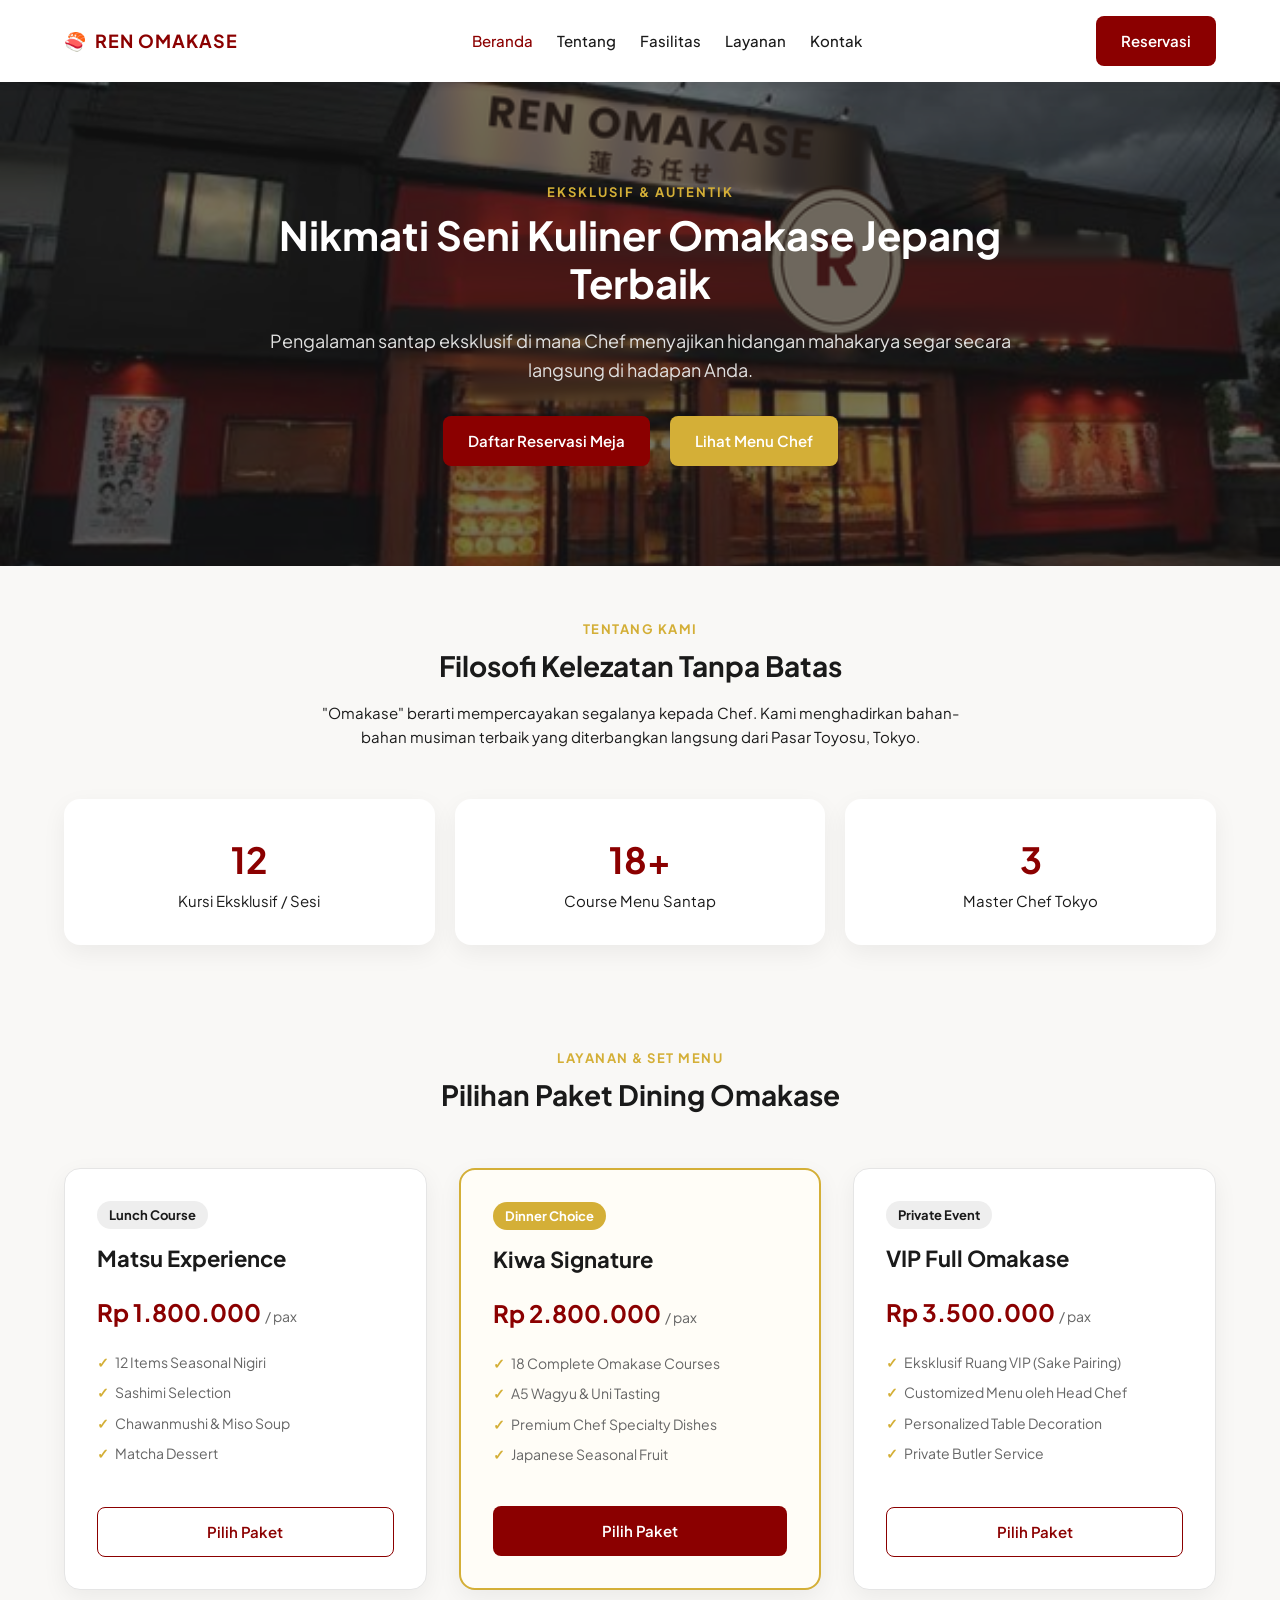
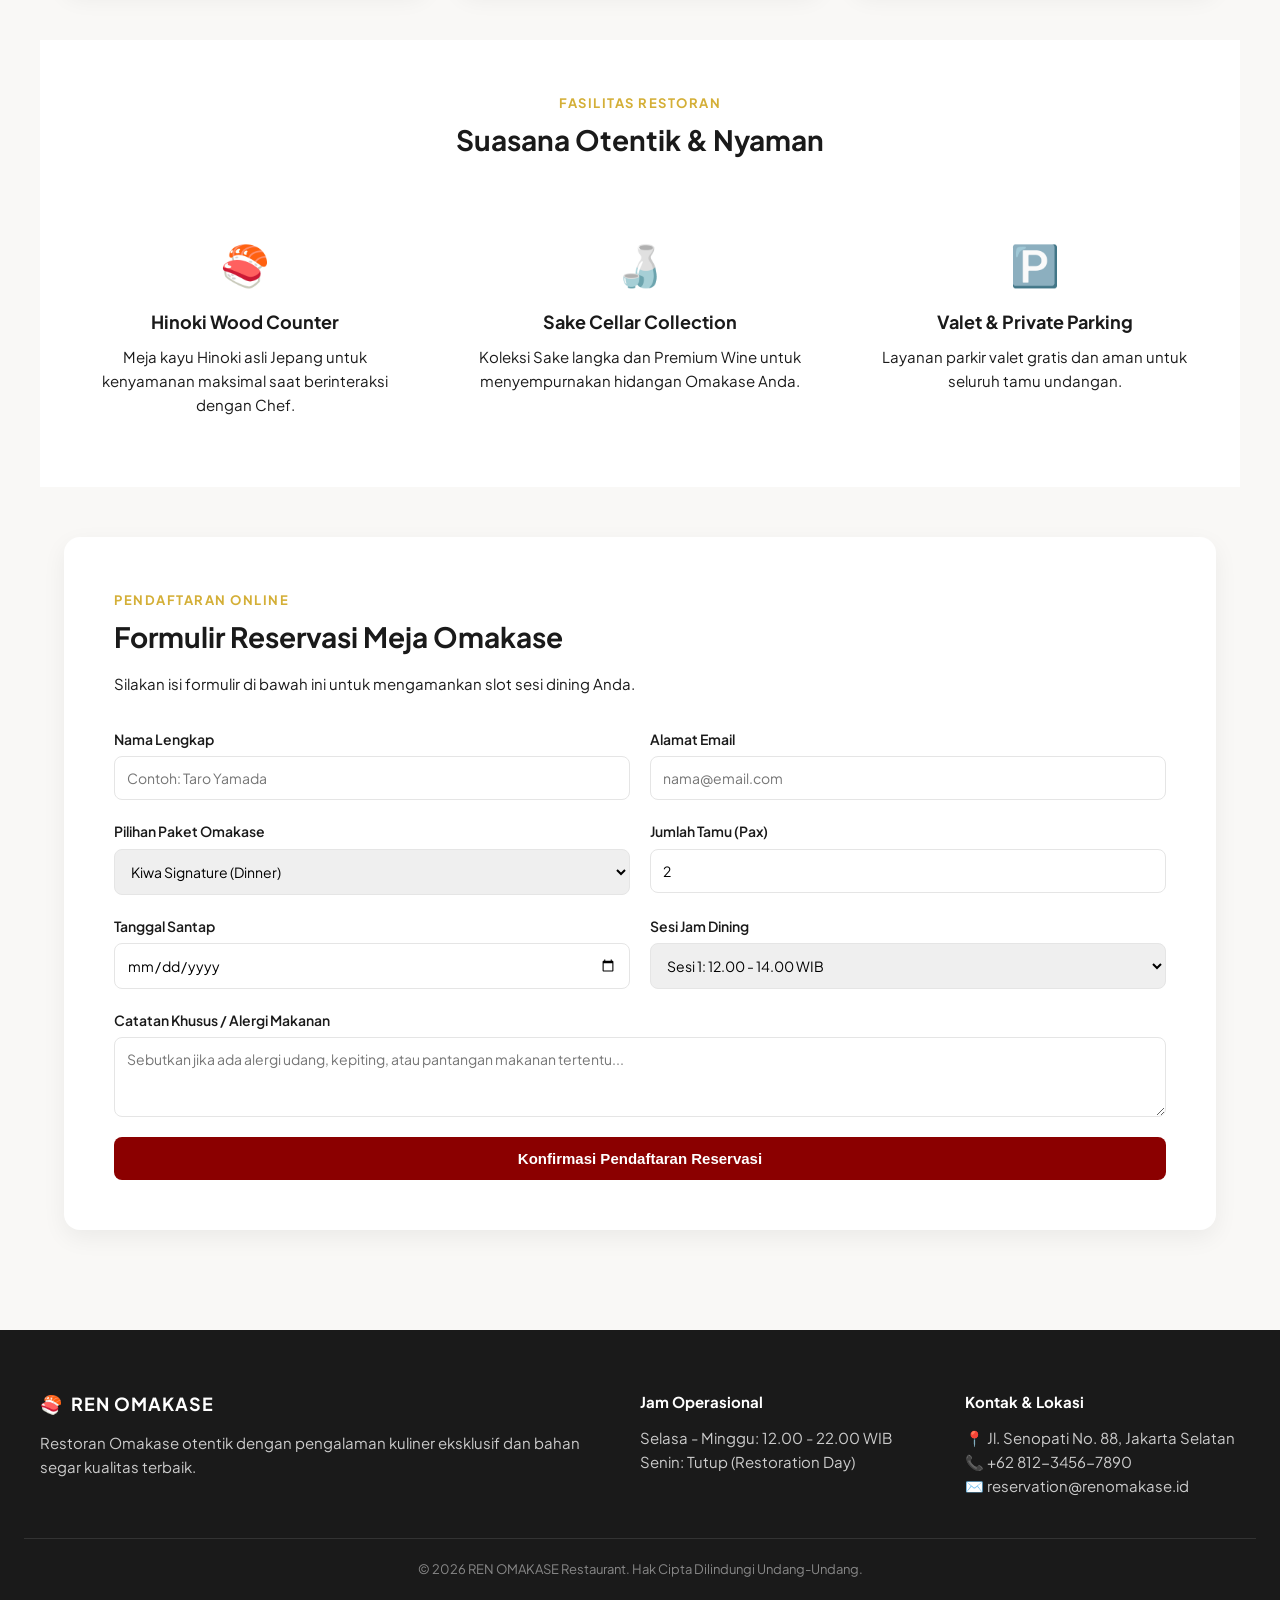
<file: Tugas_Kelompok/index.html>
<!DOCTYPE html>
<html lang="id">
<head>
  <meta charset="UTF-8">
  <meta name="viewport" content="width=device-width, initial-scale=1.0">
  <title>Omakase Dining Experience | Dashboard & Reservasi</title>
  <link rel="stylesheet" href="style.css">
  <!-- Font Google untuk kesan elegan khas Omakase -->
  <link rel="preconnect" href="https://fonts.googleapis.com">
  <link rel="preconnect" href="https://fonts.gstatic.com" crossorigin>
  <link href="https://fonts.googleapis.com/css2?family=Plus+Jakarta+Sans:wght@400;500;600;700&display=swap" rel="stylesheet">
</head>
<body>

  <!-- NAVBAR (<nav>) -->
  <nav class="navbar">
    <div class="nav-container">
      <div class="logo">
        <span class="logo-badge">🍣</span>
        <span class="logo-text">REN OMAKASE</span>
      </div>
      <ul class="nav-menu">
        <li><a href="#beranda" class="active">Beranda</a></li>
        <li><a href="#tentang">Tentang</a></li>
        <li><a href="#fasilitas">Fasilitas</a></li>
        <li><a href="#layanan">Layanan</a></li>
        <li><a href="#kontak">Kontak</a></li>
      </ul>
      <a href="#reservasi" class="btn btn-primary nav-btn">Reservasi</a>
    </div>
  </nav>

  <!-- LAYOUT UTAMA (<main>) -->
  <main>
    
    <!-- HEAD BANNER -->
    <section id="beranda" class="head-banner">
      <img src="ren_omakase.png" alt="Tampak depan restoran REN OMAKASE" class="banner-img">
      <div class="banner-overlay"></div>
      <div class="banner-content">
        <span class="tagline">EKSKLUSIF & AUTENTIK</span>
        <h1 class="headline-1">Nikmati Seni Kuliner Omakase Jepang Terbaik</h1>
        <p class="subheadline">
          Pengalaman santap eksklusif di mana Chef menyajikan hidangan mahakarya segar secara langsung di hadapan Anda.
        </p>
        <div class="banner-actions">
          <a href="#reservasi" class="btn btn-primary">Daftar Reservasi Meja</a>
          <a href="#layanan" class="btn btn-secondary">Lihat Menu Chef</a>
        </div>
      </div>
    </section>

    <!-- AREA KONTEN UTAMA (.content) -->
    <section class="content">
      
      <!-- TENTANG & STATS -->
      <div id="tentang" class="section-block">
        <div class="section-header">
          <span class="section-tag">TENTANG KAMI</span>
          <h2 class="headline-2">Filosofi Kelezatan Tanpa Batas</h2>
          <p class="body-text">
            "Omakase" berarti mempercayakan segalanya kepada Chef. Kami menghadirkan bahan-bahan musiman terbaik yang diterbangkan langsung dari Pasar Toyosu, Tokyo.
          </p>
        </div>

        <div class="stats-grid">
          <div class="stat-card">
            <h3>12</h3>
            <p>Kursi Eksklusif / Sesi</p>
          </div>
          <div class="stat-card">
            <h3>18+</h3>
            <p>Course Menu Santap</p>
          </div>
          <div class="stat-card">
            <h3>3</h3>
            <p>Master Chef Tokyo</p>
          </div>
        </div>
      </div>

      <!-- LAYANAN / MENU HIGHLIGHT (CARDS) -->
      <div id="layanan" class="section-block">
        <div class="section-header">
          <span class="section-tag">LAYANAN & SET MENU</span>
          <h2 class="headline-2">Pilihan Paket Dining Omakase</h2>
        </div>

        <div class="card-grid">
          <!-- Card 1 -->
          <div class="card">
            <div class="card-badge">Lunch Course</div>
            <h3 class="headline-3">Matsu Experience</h3>
            <p class="card-price">Rp 1.800.000 <span>/ pax</span></p>
            <ul class="card-list">
              <li>12 Items Seasonal Nigiri</li>
              <li>Sashimi Selection</li>
              <li>Chawanmushi & Miso Soup</li>
              <li>Matcha Dessert</li>
            </ul>
            <a href="#reservasi" class="btn btn-outline">Pilih Paket</a>
          </div>

          <!-- Card 2 (Featured) -->
          <div class="card card-featured">
            <div class="card-badge badge-gold">Dinner Choice</div>
            <h3 class="headline-3">Kiwa Signature</h3>
            <p class="card-price">Rp 2.800.000 <span>/ pax</span></p>
            <ul class="card-list">
              <li>18 Complete Omakase Courses</li>
              <li>A5 Wagyu & Uni Tasting</li>
              <li>Premium Chef Specialty Dishes</li>
              <li>Japanese Seasonal Fruit</li>
            </ul>
            <a href="#reservasi" class="btn btn-primary">Pilih Paket</a>
          </div>

          <!-- Card 3 -->
          <div class="card">
            <div class="card-badge">Private Event</div>
            <h3 class="headline-3">VIP Full Omakase</h3>
            <p class="card-price">Rp 3.500.000 <span>/ pax</span></p>
            <ul class="card-list">
              <li>Eksklusif Ruang VIP (Sake Pairing)</li>
              <li>Customized Menu oleh Head Chef</li>
              <li>Personalized Table Decoration</li>
              <li>Private Butler Service</li>
            </ul>
            <a href="#reservasi" class="btn btn-outline">Pilih Paket</a>
          </div>
        </div>
      </div>

      <!-- FASILITAS -->
      <div id="fasilitas" class="section-block bg-light">
        <div class="section-header">
          <span class="section-tag">FASILITAS RESTORAN</span>
          <h2 class="headline-2">Suasana Otentik & Nyaman</h2>
        </div>
        <div class="facility-grid">
          <div class="facility-item">
            <div class="facility-icon">🍣</div>
            <h4 class="headline-4">Hinoki Wood Counter</h4>
            <p class="body-text">Meja kayu Hinoki asli Jepang untuk kenyamanan maksimal saat berinteraksi dengan Chef.</p>
          </div>
          <div class="facility-item">
            <div class="facility-icon">🍶</div>
            <h4 class="headline-4">Sake Cellar Collection</h4>
            <p class="body-text">Koleksi Sake langka dan Premium Wine untuk menyempurnakan hidangan Omakase Anda.</p>
          </div>
          <div class="facility-item">
            <div class="facility-icon">🅿️</div>
            <h4 class="headline-4">Valet & Private Parking</h4>
            <p class="body-text">Layanan parkir valet gratis dan aman untuk seluruh tamu undangan.</p>
          </div>
        </div>
      </div>

      <!-- FORM PENDAFTARAN / RESERVASI -->
      <div id="reservasi" class="section-block">
        <div class="form-container">
          <div class="section-header align-left" id="form-header">
            <span class="section-tag">PENDAFTARAN ONLINE</span>
            <h2 class="headline-2">Formulir Reservasi Meja Omakase</h2>
            <p class="body-text">Silakan isi formulir di bawah ini untuk mengamankan slot sesi dining Anda.</p>
          </div>

          <form class="reservation-form" id="reservation-form">
            <div class="form-row">
              <div class="form-group">
                <label for="nama">Nama Lengkap</label>
                <input type="text" id="nama" placeholder="Contoh: Taro Yamada" required>
              </div>
              <div class="form-group">
                <label for="email">Alamat Email</label>
                <input type="email" id="email" placeholder="nama@email.com" required>
              </div>
            </div>

            <div class="form-row">
              <div class="form-group">
                <label for="paket">Pilihan Paket Omakase</label>
                <select id="paket">
                  <option value="matsu">Matsu Experience (Lunch)</option>
                  <option value="kiwa" selected>Kiwa Signature (Dinner)</option>
                  <option value="vip">VIP Full Omakase (Private)</option>
                </select>
              </div>
              <div class="form-group">
                <label for="jumlah">Jumlah Tamu (Pax)</label>
                <input type="number" id="jumlah" min="1" max="6" value="2" required>
              </div>
            </div>

            <div class="form-row">
              <div class="form-group">
                <label for="tanggal">Tanggal Santap</label>
                <input type="date" id="tanggal" required>
              </div>
              <div class="form-group">
                <label for="sesi">Sesi Jam Dining</label>
                <select id="sesi">
                  <option>Sesi 1: 12.00 - 14.00 WIB</option>
                  <option>Sesi 2: 17.30 - 19.30 WIB</option>
                  <option>Sesi 3: 20.00 - 22.00 WIB</option>
                </select>
              </div>
            </div>

            <div class="form-group">
              <label for="catatan">Catatan Khusus / Alergi Makanan</label>
              <textarea id="catatan" rows="3" placeholder="Sebutkan jika ada alergi udang, kepiting, atau pantangan makanan tertentu..."></textarea>
            </div>

            <button type="submit" class="btn btn-primary btn-block">Konfirmasi Pendaftaran Reservasi</button>
          </form>

          <!-- KONFIRMASI RESERVASI -->
          <div class="confirmation" id="confirmation" hidden role="status" aria-live="polite">
            <div class="confirm-icon">✓</div>
            <h3 class="confirm-title">Reservasi Berhasil</h3>
            <p class="confirm-detail" id="confirm-detail"></p>
            <p class="confirm-email" id="confirm-email"></p>
            <button type="button" class="btn-confirm" id="btn-again">Buat Reservasi Lagi</button>
          </div>
        </div>
      </div>

    </section>
  </main>

  <!-- FOOTER (<footer>) -->
  <footer id="kontak" class="footer">
    <div class="footer-container">
      <div class="footer-brand">
        <div class="logo">
          <span class="logo-badge">🍣</span>
          <span class="logo-text">REN OMAKASE</span>
        </div>
        <p>Restoran Omakase otentik dengan pengalaman kuliner eksklusif dan bahan segar kualitas terbaik.</p>
      </div>

      <div class="footer-info">
        <h4>Jam Operasional</h4>
        <p>Selasa - Minggu: 12.00 - 22.00 WIB</p>
        <p>Senin: Tutup (Restoration Day)</p>
      </div>

      <div class="footer-contact">
        <h4>Kontak & Lokasi</h4>
        <p>📍 Jl. Senopati No. 88, Jakarta Selatan</p>
        <p>📞 +62 812-3456-7890</p>
        <p>✉️ reservation@renomakase.id</p>
      </div>
    </div>
    <div class="footer-bottom">
      <p>&copy; 2026 REN OMAKASE Restaurant. Hak Cipta Dilindungi Undang-Undang.</p>
    </div>
  </footer>


  <script>
    const form = document.getElementById('reservation-form');
    const header = document.getElementById('form-header');
    const box = document.getElementById('confirmation');
    const dateInput = document.getElementById('tanggal');

    // Tanggal tidak boleh sebelum hari ini
    const today = new Date();
    dateInput.min = today.getFullYear() + '-' +
      String(today.getMonth() + 1).padStart(2, '0') + '-' +
      String(today.getDate()).padStart(2, '0');

    form.addEventListener('submit', function (e) {
      e.preventDefault();

      const paketSel = document.getElementById('paket');
      const sesiSel = document.getElementById('sesi');
      const pax = document.getElementById('jumlah').value;
      const paket = paketSel.options[paketSel.selectedIndex].text;
      const sesi = sesiSel.options[sesiSel.selectedIndex].text;
      const tanggal = new Date(dateInput.value + 'T00:00:00').toLocaleDateString('id-ID', {
        day: 'numeric', month: 'long', year: 'numeric'
      });

      document.getElementById('confirm-detail').innerHTML =
        pax + ' tamu · ' + tanggal + ' · ' + sesi + '<br>' + paket;
      document.getElementById('confirm-email').textContent =
        'Detail reservasi dikirim ke ' + document.getElementById('email').value;

      form.hidden = true;
      header.hidden = true;
      box.hidden = false;
      box.scrollIntoView({ behavior: 'smooth', block: 'center' });
    });

    document.getElementById('btn-again').addEventListener('click', function () {
      form.reset();
      box.hidden = true;
      form.hidden = false;
      header.hidden = false;
      document.getElementById('reservasi').scrollIntoView({ behavior: 'smooth' });
    });
  </script>
</body>
</html>
</file>
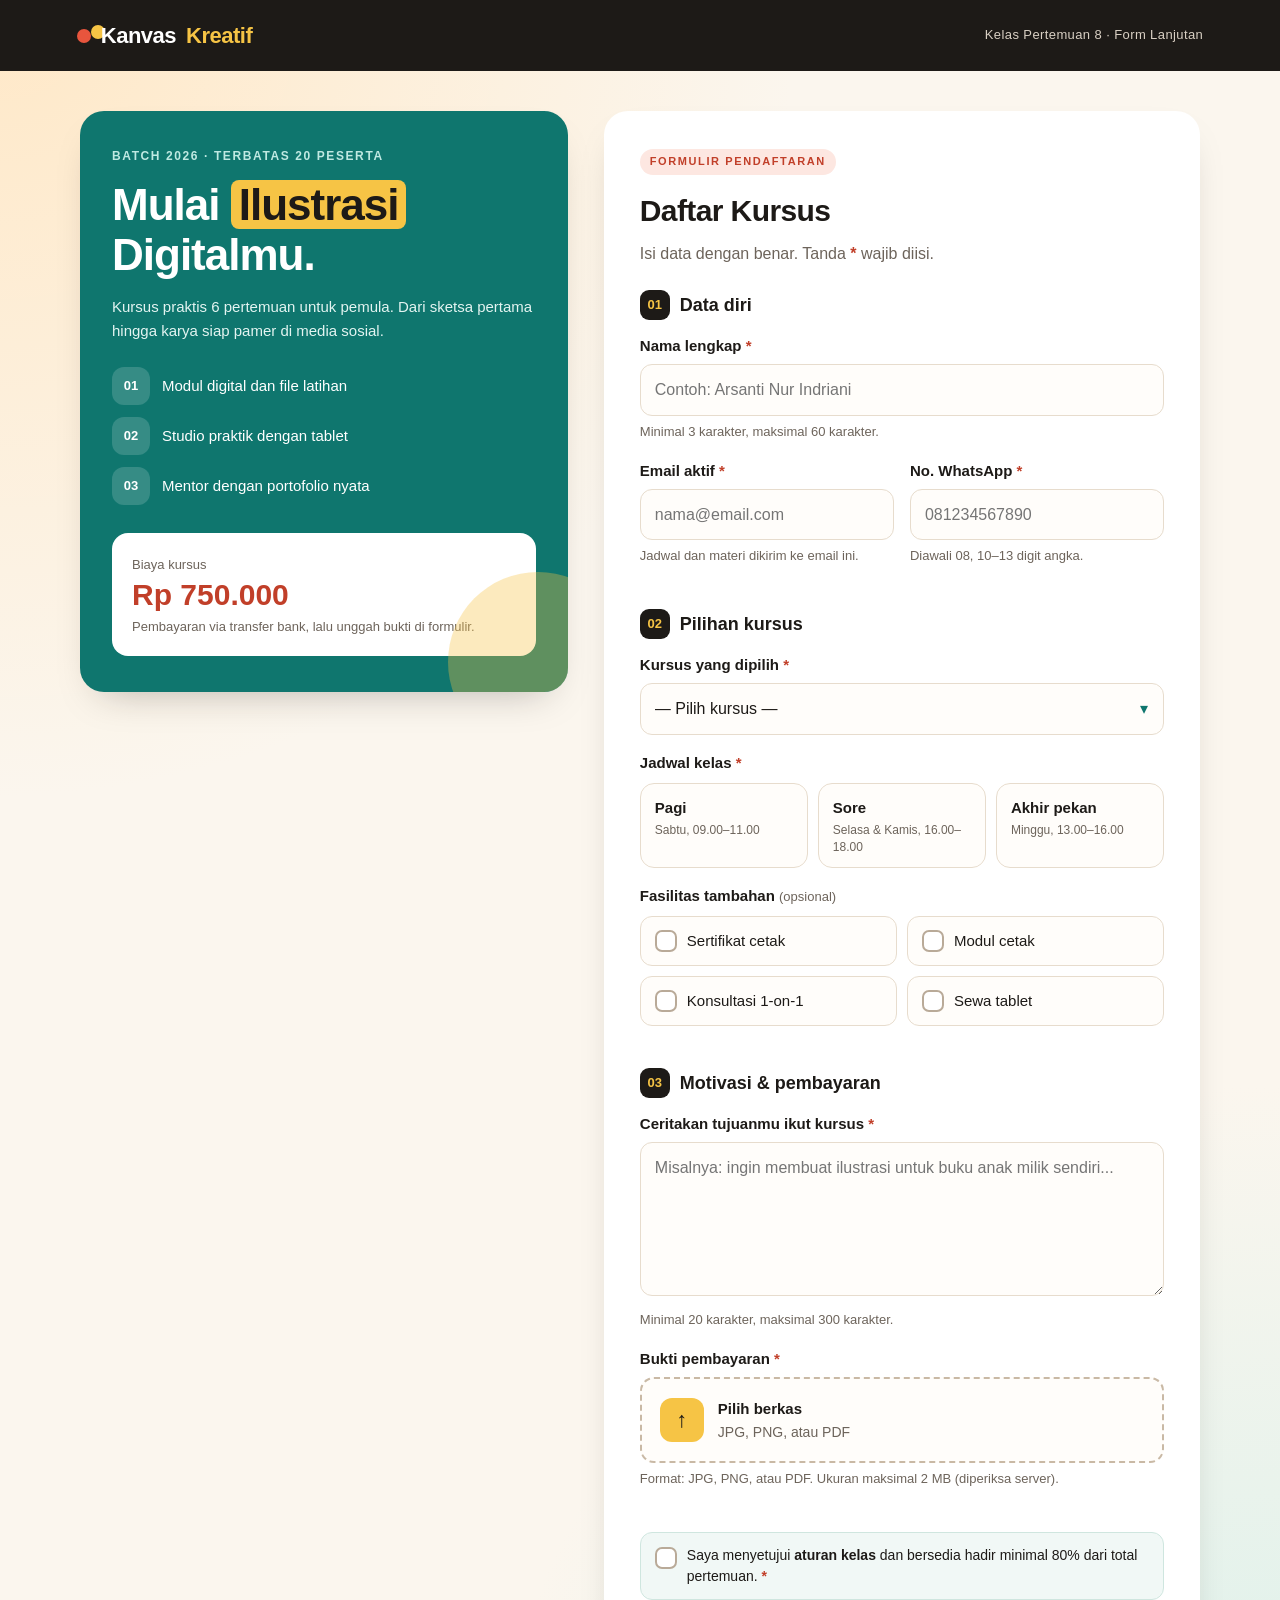
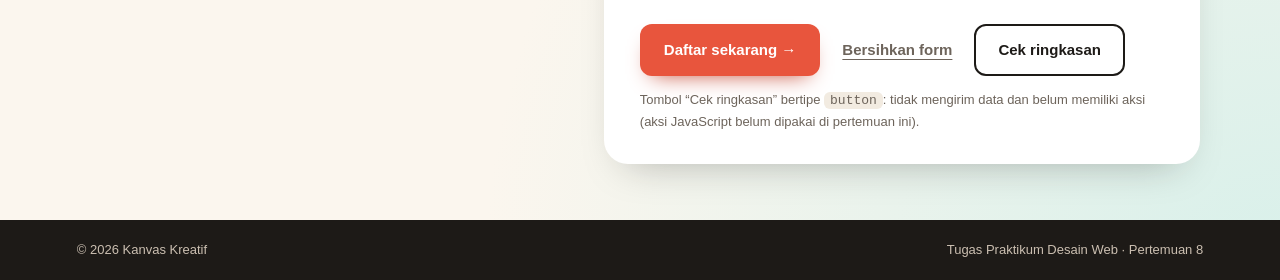
<file: Tugas8_desain web/tugas-praktikum-4525210128/index.html>
<!DOCTYPE html>
<html lang="id">
<head>
  <meta charset="UTF-8">
  <meta name="viewport" content="width=device-width, initial-scale=1.0">
  <meta name="description" content="Form pendaftaran kursus Ilustrasi & Desain Digital.">
  <title>Daftar Kursus | Kanvas Kreatif</title>
  <link rel="stylesheet" href="css/style.css">
</head>
<body>
  <header class="site-header">
    <a class="brand" href="#" aria-label="Kanvas Kreatif, beranda">
      <span class="brand-dot" aria-hidden="true"></span>
      Kanvas<span>Kreatif</span>
    </a>
    <span class="header-tag">Kelas Pertemuan 8 · Form Lanjutan</span>
  </header>

  <main class="layout">
    <aside class="side-panel" aria-labelledby="course-title">
      <p class="kicker">Batch 2026 · Terbatas 20 peserta</p>
      <h1 id="course-title">Mulai <span class="hl">Ilustrasi</span> Digitalmu.</h1>
      <p class="lead">Kursus praktis 6 pertemuan untuk pemula. Dari sketsa pertama hingga karya siap pamer di media sosial.</p>

      <ul class="perks">
        <li><span class="perk-icon" aria-hidden="true">01</span> Modul digital dan file latihan</li>
        <li><span class="perk-icon" aria-hidden="true">02</span> Studio praktik dengan tablet</li>
        <li><span class="perk-icon" aria-hidden="true">03</span> Mentor dengan portofolio nyata</li>
      </ul>

      <div class="price-card">
        <span>Biaya kursus</span>
        <strong>Rp 750.000</strong>
        <small>Pembayaran via transfer bank, lalu unggah bukti di formulir.</small>
      </div>
    </aside>

    <section class="form-panel" aria-labelledby="form-title">
      <header class="form-head">
        <span class="step">FORMULIR PENDAFTARAN</span>
        <h2 id="form-title">Daftar Kursus</h2>
        <p>Isi data dengan benar. Tanda <span class="req">*</span> wajib diisi.</p>
      </header>

      <!-- action="#" adalah placeholder front-end. Ganti ke endpoint server
           dan validasi ulang seluruh data di sisi server. -->
      <form action="#" method="post" enctype="multipart/form-data" class="reg-form">

        <!-- ===== BAGIAN 1: DATA DIRI ===== -->
        <fieldset class="block">
          <legend><span class="num">01</span> Data diri</legend>

          <div class="field">
            <label for="nama">Nama lengkap <span class="req">*</span></label>
            <input type="text" id="nama" name="nama"
                   placeholder="Contoh: Arsanti Nur Indriani"
                   required minlength="3" maxlength="60"
                   autocomplete="name">
            <small class="hint">Minimal 3 karakter, maksimal 60 karakter.</small>
          </div>

          <div class="grid-2">
            <div class="field">
              <label for="email">Email aktif <span class="req">*</span></label>
              <input type="email" id="email" name="email"
                     placeholder="nama@email.com"
                     required autocomplete="email">
              <small class="hint">Jadwal dan materi dikirim ke email ini.</small>
            </div>

            <div class="field">
              <label for="whatsapp">No. WhatsApp <span class="req">*</span></label>
              <input type="tel" id="whatsapp" name="whatsapp"
                     placeholder="081234567890"
                     required
                     pattern="08[0-9]{8,11}"
                     minlength="10" maxlength="13"
                     title="Nomor harus diawali 08 dan berisi 10 sampai 13 digit angka."
                     autocomplete="tel">
              <small class="hint">Diawali 08, 10–13 digit angka.</small>
            </div>
          </div>
        </fieldset>

        <!-- ===== BAGIAN 2: PILIHAN KURSUS ===== -->
        <fieldset class="block">
          <legend><span class="num">02</span> Pilihan kursus</legend>

          <div class="field">
            <label for="kursus">Kursus yang dipilih <span class="req">*</span></label>
            <div class="select-wrap">
              <select id="kursus" name="kursus" required>
                <option value="" selected disabled>— Pilih kursus —</option>
                <option value="ilustrasi">Ilustrasi Digital Dasar</option>
                <option value="komik">Komik & Storyboard</option>
                <option value="ui">Desain Antarmuka (UI) Pemula</option>
                <option value="fotografi">Fotografi Produk Rumahan</option>
              </select>
            </div>
          </div>

          <div class="field">
            <span class="legend-like" id="jadwal-label">Jadwal kelas <span class="req">*</span></span>
            <div class="radio-grid" role="radiogroup" aria-labelledby="jadwal-label">
              <label class="radio-card">
                <input type="radio" name="jadwal" value="pagi" required>
                <span class="card-body">
                  <strong>Pagi</strong>
                  <small>Sabtu, 09.00–11.00</small>
                </span>
              </label>
              <label class="radio-card">
                <input type="radio" name="jadwal" value="sore">
                <span class="card-body">
                  <strong>Sore</strong>
                  <small>Selasa &amp; Kamis, 16.00–18.00</small>
                </span>
              </label>
              <label class="radio-card">
                <input type="radio" name="jadwal" value="akhir-pekan">
                <span class="card-body">
                  <strong>Akhir pekan</strong>
                  <small>Minggu, 13.00–16.00</small>
                </span>
              </label>
            </div>
          </div>

          <fieldset class="field">
            <legend class="legend-like">Fasilitas tambahan <small class="optional">(opsional)</small></legend>
            <div class="check-grid">
              <label class="check-chip">
                <input type="checkbox" name="fasilitas[]" value="sertifikat">
                <span class="box" aria-hidden="true"></span> Sertifikat cetak
              </label>
              <label class="check-chip">
                <input type="checkbox" name="fasilitas[]" value="modul">
                <span class="box" aria-hidden="true"></span> Modul cetak
              </label>
              <label class="check-chip">
                <input type="checkbox" name="fasilitas[]" value="konsultasi">
                <span class="box" aria-hidden="true"></span> Konsultasi 1-on-1
              </label>
              <label class="check-chip">
                <input type="checkbox" name="fasilitas[]" value="tablet">
                <span class="box" aria-hidden="true"></span> Sewa tablet
              </label>
            </div>
          </fieldset>
        </fieldset>

        <!-- ===== BAGIAN 3: MOTIVASI & PEMBAYARAN ===== -->
        <fieldset class="block">
          <legend><span class="num">03</span> Motivasi & pembayaran</legend>

          <div class="field">
            <label for="motivasi">Ceritakan tujuanmu ikut kursus <span class="req">*</span></label>
            <textarea id="motivasi" name="motivasi" rows="5"
                      placeholder="Misalnya: ingin membuat ilustrasi untuk buku anak milik sendiri..."
                      required minlength="20" maxlength="300"></textarea>
            <small class="hint">Minimal 20 karakter, maksimal 300 karakter.</small>
          </div>

          <div class="field">
            <label for="bukti">Bukti pembayaran <span class="req">*</span></label>
            <label class="file-drop" for="bukti">
              <span class="file-icon" aria-hidden="true">↑</span>
              <span class="file-text"><strong>Pilih berkas</strong> JPG, PNG, atau PDF</span>
              <input type="file" id="bukti" name="bukti"
                     accept=".jpg,.jpeg,.png,.pdf,image/jpeg,image/png,application/pdf"
                     required>
            </label>
            <small class="hint">Format: JPG, PNG, atau PDF. Ukuran maksimal 2 MB (diperiksa server).</small>
          </div>
        </fieldset>

        <!-- ===== PERSETUJUAN ===== -->
        <div class="agree">
          <label class="agree-label">
            <input type="checkbox" name="setuju" value="ya" required>
            <span class="box" aria-hidden="true"></span>
            <span>Saya menyetujui <strong>aturan kelas</strong> dan bersedia hadir minimal 80% dari total pertemuan. <span class="req">*</span></span>
          </label>
        </div>

        <!-- ===== TOMBOL: submit, reset, button ===== -->
        <div class="actions">
          <button type="submit" class="btn btn-primary">Daftar sekarang →</button>
          <button type="reset" class="btn btn-ghost">Bersihkan form</button>
          <button type="button" class="btn btn-outline" aria-describedby="cek-note">Cek ringkasan</button>
        </div>
        <p id="cek-note" class="note">Tombol “Cek ringkasan” bertipe <code>button</code>: tidak mengirim data dan belum memiliki aksi (aksi JavaScript belum dipakai di pertemuan ini).</p>
      </form>
    </section>
  </main>

  <footer class="site-footer">
    <span>© 2026 Kanvas Kreatif</span>
    <span>Tugas Praktikum Desain Web · Pertemuan 8</span>
  </footer>
</body>
</html>
</file>
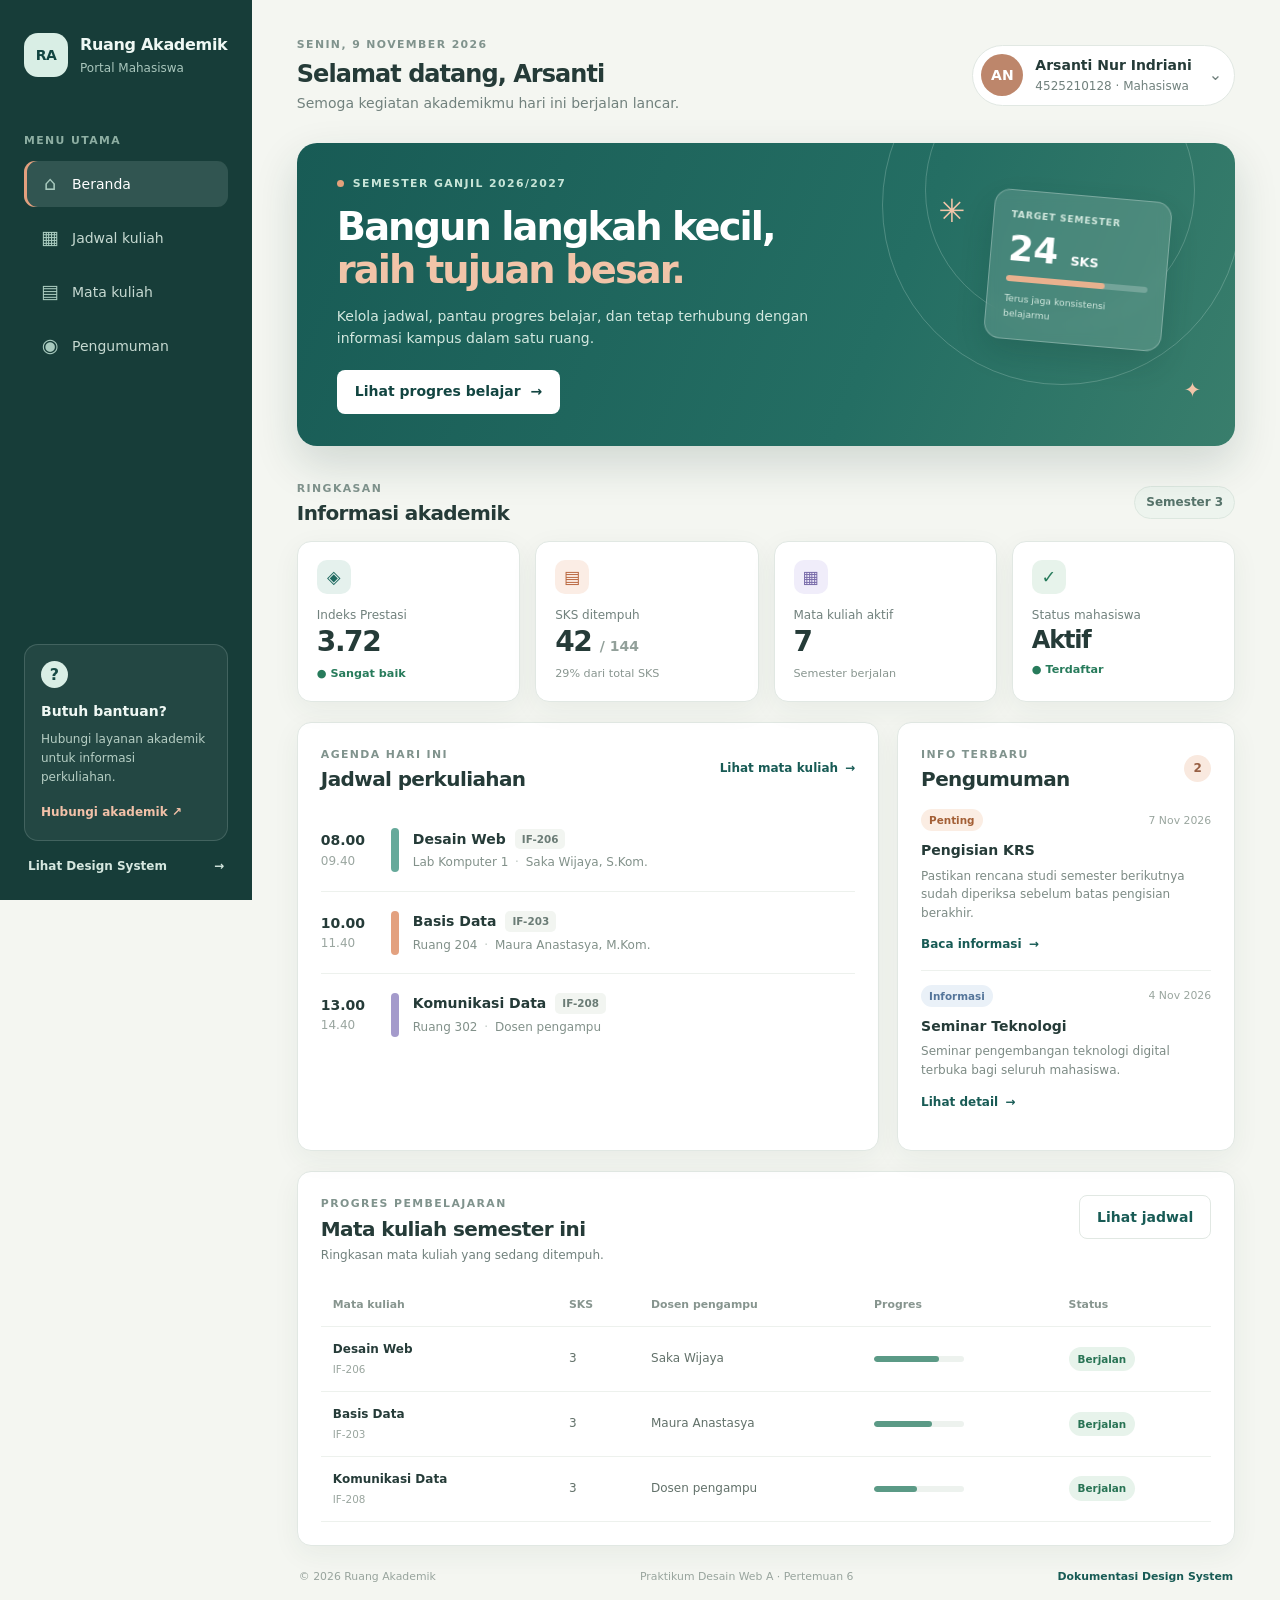
<file: Tugas6_desain web/Pertemuan6/Tugas/index.html>
<!doctype html>
<html lang="id">
  <head>
    <meta charset="utf-8" />
    <meta name="viewport" content="width=device-width, initial-scale=1" />
    <meta name="description" content="Dashboard akademik mahasiswa Arsanti Nur Indriani." />
    <title>Dashboard Akademik | Arsanti Nur Indriani</title>
    <link rel="stylesheet" href="css/style.css" />
  </head>
  <body>
    <div class="app-shell">
      <aside class="sidebar">
        <a class="brand" href="index.html" aria-label="Ruang Akademik, beranda">
          <span class="brand-mark">RA</span>
          <span class="brand-copy">
            <strong>Ruang Akademik</strong>
            <small>Portal Mahasiswa</small>
          </span>
        </a>

        <p class="nav-caption">MENU UTAMA</p>
        <nav class="sidebar-nav" aria-label="Navigasi utama">
          <a class="nav-link active" href="#beranda"><span class="nav-symbol">⌂</span>Beranda</a>
          <a class="nav-link" href="#jadwal"><span class="nav-symbol">▦</span>Jadwal kuliah</a>
          <a class="nav-link" href="#mata-kuliah"><span class="nav-symbol">▤</span>Mata kuliah</a>
          <a class="nav-link" href="#pengumuman"><span class="nav-symbol">◉</span>Pengumuman</a>
        </nav>

        <div class="sidebar-bottom">
          <div class="help-card">
            <span class="help-icon">?</span>
            <strong>Butuh bantuan?</strong>
            <p>Hubungi layanan akademik untuk informasi perkuliahan.</p>
            <a href="mailto:akademik@kampus.ac.id">Hubungi akademik <span aria-hidden="true">↗</span></a>
          </div>
          <a class="design-link" href="design-system.html">Lihat Design System <span aria-hidden="true">→</span></a>
        </div>
      </aside>

      <main class="main-content" id="beranda">
        <header class="topbar">
          <div>
            <p class="eyebrow">SENIN, 9 NOVEMBER 2026</p>
            <h1>Selamat datang, Arsanti</h1>
            <p class="topbar-subtitle">Semoga kegiatan akademikmu hari ini berjalan lancar.</p>
          </div>
          <div class="profile-chip">
            <span class="avatar" aria-hidden="true">AN</span>
            <span class="profile-copy">
              <strong>Arsanti Nur Indriani</strong>
              <small>4525210128 · Mahasiswa</small>
            </span>
            <span class="profile-chevron" aria-hidden="true">⌄</span>
          </div>
        </header>

        <section class="welcome-panel" aria-labelledby="welcome-title">
          <div class="welcome-copy">
            <p class="welcome-tag"><span></span> SEMESTER GANJIL 2026/2027</p>
            <h2 id="welcome-title">Bangun langkah kecil,<br /><em>raih tujuan besar.</em></h2>
            <p>Kelola jadwal, pantau progres belajar, dan tetap terhubung dengan informasi kampus dalam satu ruang.</p>
            <a class="button button-light" href="#mata-kuliah">Lihat progres belajar <span aria-hidden="true">→</span></a>
          </div>
          <div class="welcome-art" aria-hidden="true">
            <div class="art-ring ring-one"></div>
            <div class="art-ring ring-two"></div>
            <div class="art-card">
              <span class="art-card-label">TARGET SEMESTER</span>
              <strong>24 <small>SKS</small></strong>
              <span class="art-progress"><i></i></span>
              <span class="art-note">Terus jaga konsistensi belajarmu</span>
            </div>
            <span class="art-spark spark-one">✳</span>
            <span class="art-spark spark-two">✦</span>
          </div>
        </section>

        <section class="section-block" aria-labelledby="overview-title">
          <div class="section-heading">
            <div>
              <p class="eyebrow">RINGKASAN</p>
              <h2 id="overview-title">Informasi akademik</h2>
            </div>
            <span class="term-label">Semester 3</span>
          </div>
          <div class="stat-grid">
            <article class="stat-card">
              <span class="stat-icon icon-teal">◈</span>
              <span class="stat-label">Indeks Prestasi</span>
              <strong class="stat-value">3.72</strong>
              <span class="stat-foot positive">● Sangat baik</span>
            </article>
            <article class="stat-card">
              <span class="stat-icon icon-orange">▤</span>
              <span class="stat-label">SKS ditempuh</span>
              <strong class="stat-value">42 <small>/ 144</small></strong>
              <span class="stat-foot">29% dari total SKS</span>
            </article>
            <article class="stat-card">
              <span class="stat-icon icon-lilac">▦</span>
              <span class="stat-label">Mata kuliah aktif</span>
              <strong class="stat-value">7</strong>
              <span class="stat-foot">Semester berjalan</span>
            </article>
            <article class="stat-card">
              <span class="stat-icon icon-green">✓</span>
              <span class="stat-label">Status mahasiswa</span>
              <strong class="stat-value stat-word">Aktif</strong>
              <span class="stat-foot positive">● Terdaftar</span>
            </article>
          </div>
        </section>

        <div class="content-grid">
          <section class="panel schedule-panel" id="jadwal" aria-labelledby="schedule-title">
            <div class="panel-heading">
              <div>
                <p class="eyebrow">AGENDA HARI INI</p>
                <h2 id="schedule-title">Jadwal perkuliahan</h2>
              </div>
              <a class="text-link" href="#mata-kuliah">Lihat mata kuliah <span aria-hidden="true">→</span></a>
            </div>
            <div class="schedule-list">
              <article class="schedule-item">
                <div class="time-block"><strong>08.00</strong><span>09.40</span></div>
                <span class="schedule-dot dot-teal"></span>
                <div class="schedule-detail"><div class="schedule-title-line"><h3>Desain Web</h3><span class="course-code">IF-206</span></div><p>Lab Komputer 1 <span>·</span> Saka Wijaya, S.Kom.</p></div>
              </article>
              <article class="schedule-item">
                <div class="time-block"><strong>10.00</strong><span>11.40</span></div>
                <span class="schedule-dot dot-orange"></span>
                <div class="schedule-detail"><div class="schedule-title-line"><h3>Basis Data</h3><span class="course-code">IF-203</span></div><p>Ruang 204 <span>·</span> Maura Anastasya, M.Kom.</p></div>
              </article>
              <article class="schedule-item">
                <div class="time-block"><strong>13.00</strong><span>14.40</span></div>
                <span class="schedule-dot dot-lilac"></span>
                <div class="schedule-detail"><div class="schedule-title-line"><h3>Komunikasi Data</h3><span class="course-code">IF-208</span></div><p>Ruang 302 <span>·</span> Dosen pengampu</p></div>
              </article>
            </div>
          </section>

          <aside class="panel announcement-panel" id="pengumuman" aria-labelledby="announcement-title">
            <div class="panel-heading">
              <div>
                <p class="eyebrow">INFO TERBARU</p>
                <h2 id="announcement-title">Pengumuman</h2>
              </div>
              <span class="notification-count">2</span>
            </div>
            <article class="announcement-item">
              <div class="announcement-meta"><span class="badge badge-important">Penting</span><time datetime="2026-11-07">7 Nov 2026</time></div>
              <h3>Pengisian KRS</h3>
              <p>Pastikan rencana studi semester berikutnya sudah diperiksa sebelum batas pengisian berakhir.</p>
              <a class="text-link" href="mailto:akademik@kampus.ac.id">Baca informasi <span aria-hidden="true">→</span></a>
            </article>
            <article class="announcement-item">
              <div class="announcement-meta"><span class="badge badge-info">Informasi</span><time datetime="2026-11-04">4 Nov 2026</time></div>
              <h3>Seminar Teknologi</h3>
              <p>Seminar pengembangan teknologi digital terbuka bagi seluruh mahasiswa.</p>
              <a class="text-link" href="mailto:akademik@kampus.ac.id">Lihat detail <span aria-hidden="true">→</span></a>
            </article>
          </aside>
        </div>

        <section class="panel courses-panel" id="mata-kuliah" aria-labelledby="courses-title">
          <div class="panel-heading courses-heading">
            <div>
              <p class="eyebrow">PROGRES PEMBELAJARAN</p>
              <h2 id="courses-title">Mata kuliah semester ini</h2>
              <p class="panel-subtitle">Ringkasan mata kuliah yang sedang ditempuh.</p>
            </div>
            <a class="button button-outline" href="#jadwal">Lihat jadwal</a>
          </div>
          <div class="table-wrap">
            <table>
              <thead><tr><th>Mata kuliah</th><th>SKS</th><th>Dosen pengampu</th><th>Progres</th><th>Status</th></tr></thead>
              <tbody>
                <tr><td><strong>Desain Web</strong><small>IF-206</small></td><td>3</td><td>Saka Wijaya</td><td><span class="progress-track"><i style="width: 72%"></i></span></td><td><span class="status-pill">Berjalan</span></td></tr>
                <tr><td><strong>Basis Data</strong><small>IF-203</small></td><td>3</td><td>Maura Anastasya</td><td><span class="progress-track"><i style="width: 64%"></i></span></td><td><span class="status-pill">Berjalan</span></td></tr>
                <tr><td><strong>Komunikasi Data</strong><small>IF-208</small></td><td>3</td><td>Dosen pengampu</td><td><span class="progress-track"><i style="width: 48%"></i></span></td><td><span class="status-pill">Berjalan</span></td></tr>
              </tbody>
            </table>
          </div>
        </section>

        <footer class="page-footer">
          <span>© 2026 Ruang Akademik</span>
          <span>Praktikum Desain Web A · Pertemuan 6</span>
          <a href="design-system.html">Dokumentasi Design System</a>
        </footer>
      </main>
    </div>
  </body>
</html>
</file>
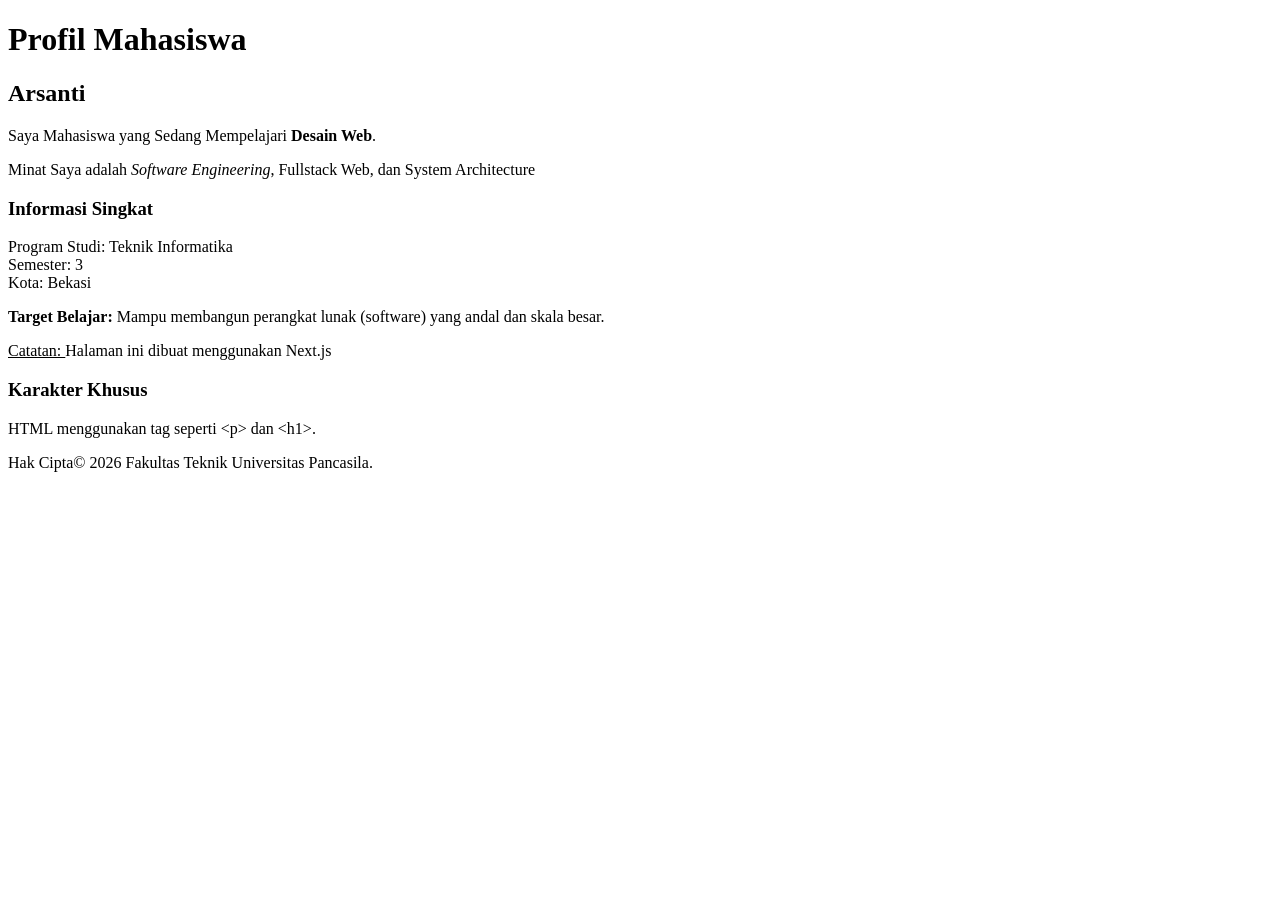
<file: Tugas1_desain web/latihan 1_.html>
<!doctype html>
<html lang="en">
  <head>
    <meta charset="UTF-8" />
    <meta name="viewport" content="width=device-width, initial-scale=1.0" />
    <title>Praktikum 1 Desain Web A</title>
  </head>
  <body>
    <h1>Profil Mahasiswa</h1>
    <h2>Arsanti
    </h2>
    <p>Saya Mahasiswa yang Sedang Mempelajari <strong>Desain Web</strong>.</p>
    <p>Minat Saya adalah <em>Software Engineering</em>, Fullstack Web, dan System Architecture</p>
    <h3>Informasi Singkat</h3>
    <p>
      Program Studi: Teknik Informatika<br />
      Semester: 3<br />
      Kota: Bekasi

    </p>
    <p><b>Target Belajar: </b>Mampu membangun perangkat lunak (software) yang andal dan skala besar.</p>
    <p><u>Catatan: </u>Halaman ini dibuat menggunakan Next.js</p>
    <h3>Karakter Khusus</h3>
    <p>HTML menggunakan tag seperti &lt;p&gt; dan &lt;h1&gt;.</p>
    <p>Hak Cipta&copy; 2026 Fakultas Teknik Universitas Pancasila.</p>
  </body>
</html>
</file>
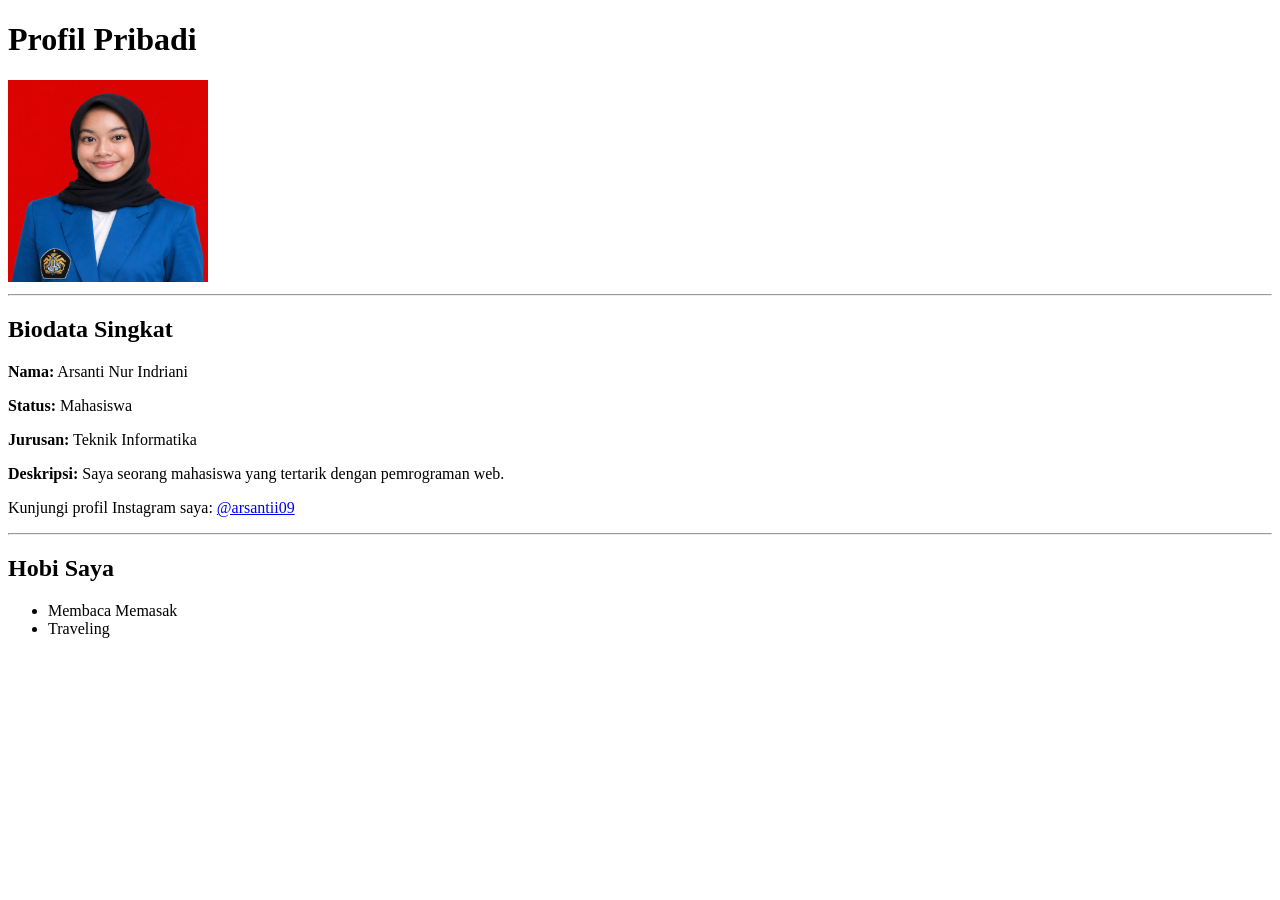
<file: Tugas3_desain web/latihan_hyperlink.html>
<!DOCTYPE html>
<html lang="id">
<head>
    <meta charset="UTF-8">
    <meta name="viewport" content="width=device-width, initial-scale=1.0">
    <title>Profil Pribadi</title>
</head>
<body>

    <!-- Header: Menampilkan Foto Diri dan Nama/Judul -->
    <header>
        <h1>Profil Pribadi</h1>
        <!-- Foto diri atau gambar pengganti -->
        <img src="2026-08-07 223422.png" alt="Foto Diri" width="200">
    </header>

    <hr>

    <!-- Biodata: Menampilkan Informasi Singkat -->
    <section>
        <h2>Biodata Singkat</h2>
        <p><strong>Nama:</strong> Arsanti Nur Indriani</p>
        <p><strong>Status:</strong> Mahasiswa</p>
        <p><strong>Jurusan:</strong> Teknik Informatika</p>
        <p><strong>Deskripsi:</strong> Saya seorang mahasiswa yang tertarik dengan pemrograman web.</p>
        
        <!-- Link Instagram atau website referensi -->
        <p>
            Kunjungi profil Instagram saya: 
            <a href="https://www.instagram.com/arsantii09?stkn=andzcnVjb20xNDRp" target="_blank">@arsantii09</a>
        </p>
    </section>

    <hr>

    <!-- Hobi: Menampilkan Daftar Hobi Menggunakan Unordered List (<ul>) -->
    <section>
        <h2>Hobi Saya</h2>
        <ul>
            <li>Membaca Memasak</li>
            <li>Traveling</li>
        </ul>
    </section>

</body>
</html>
</file>
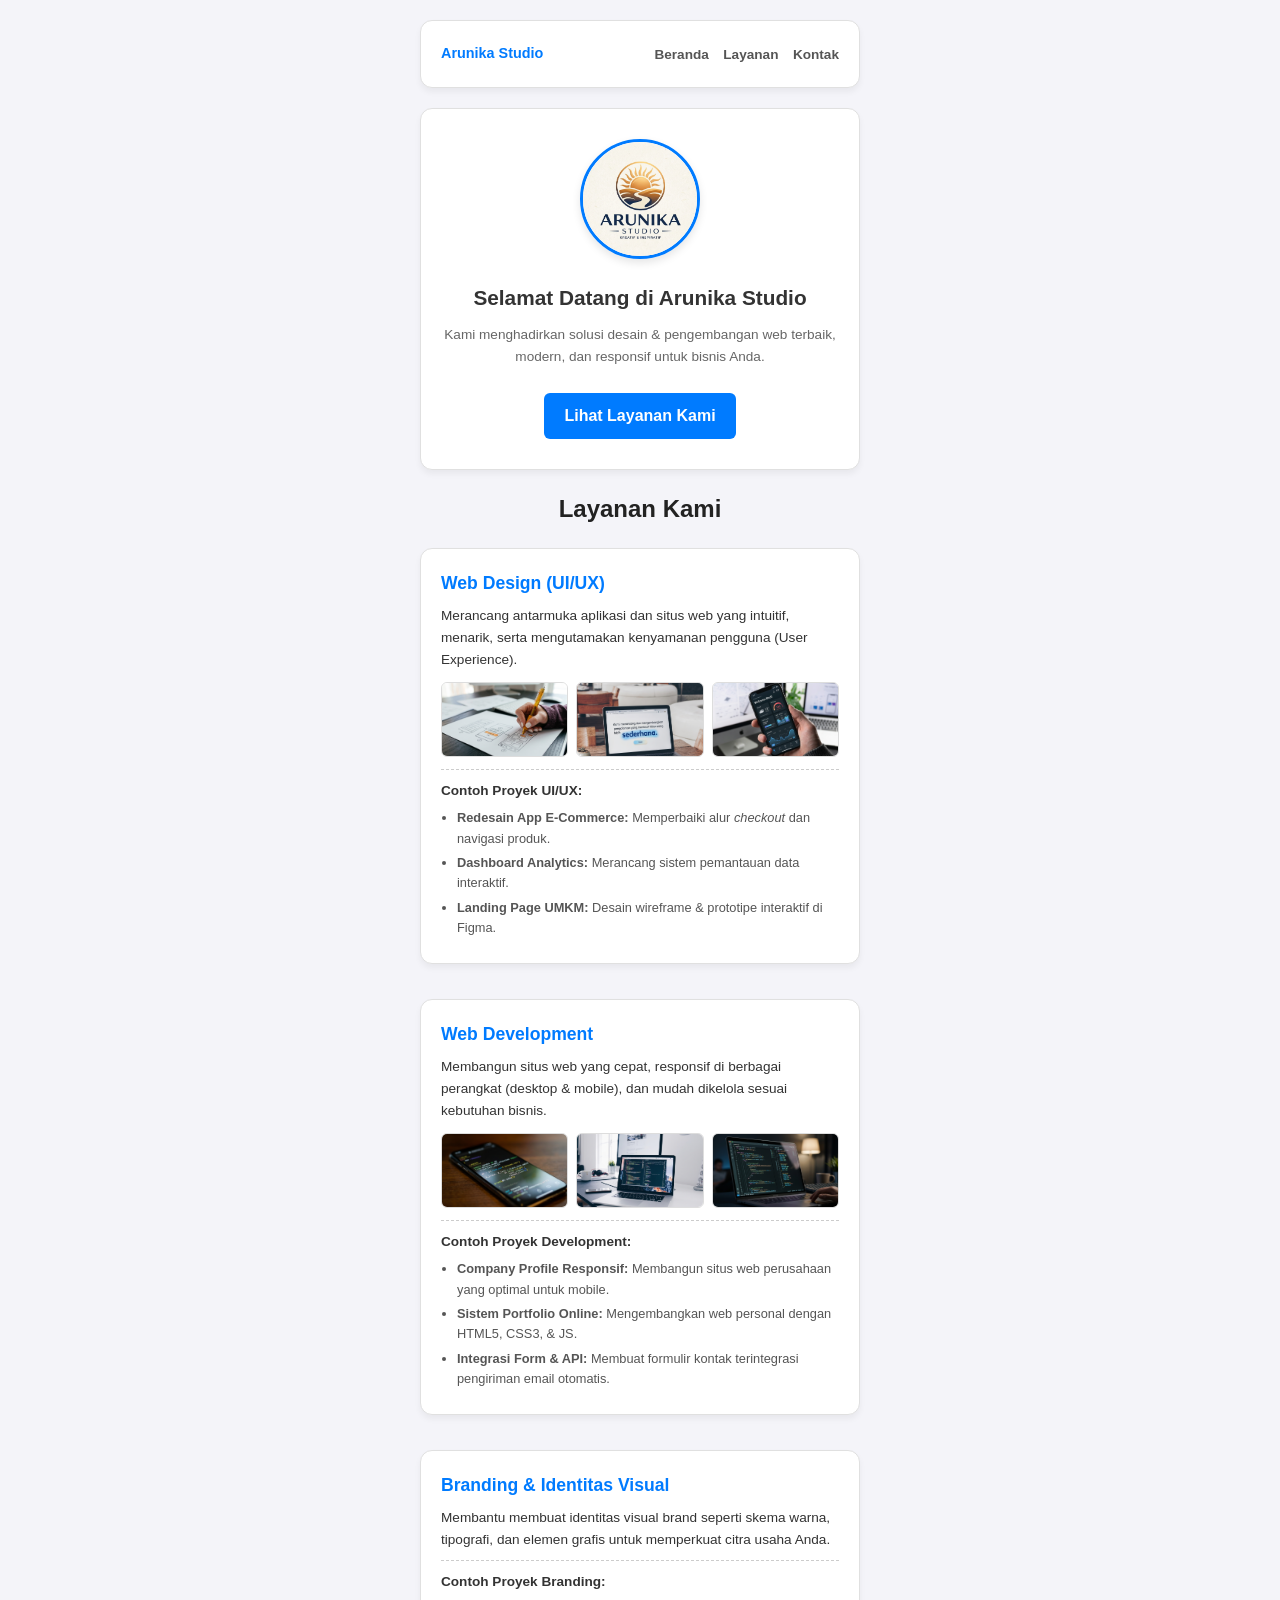
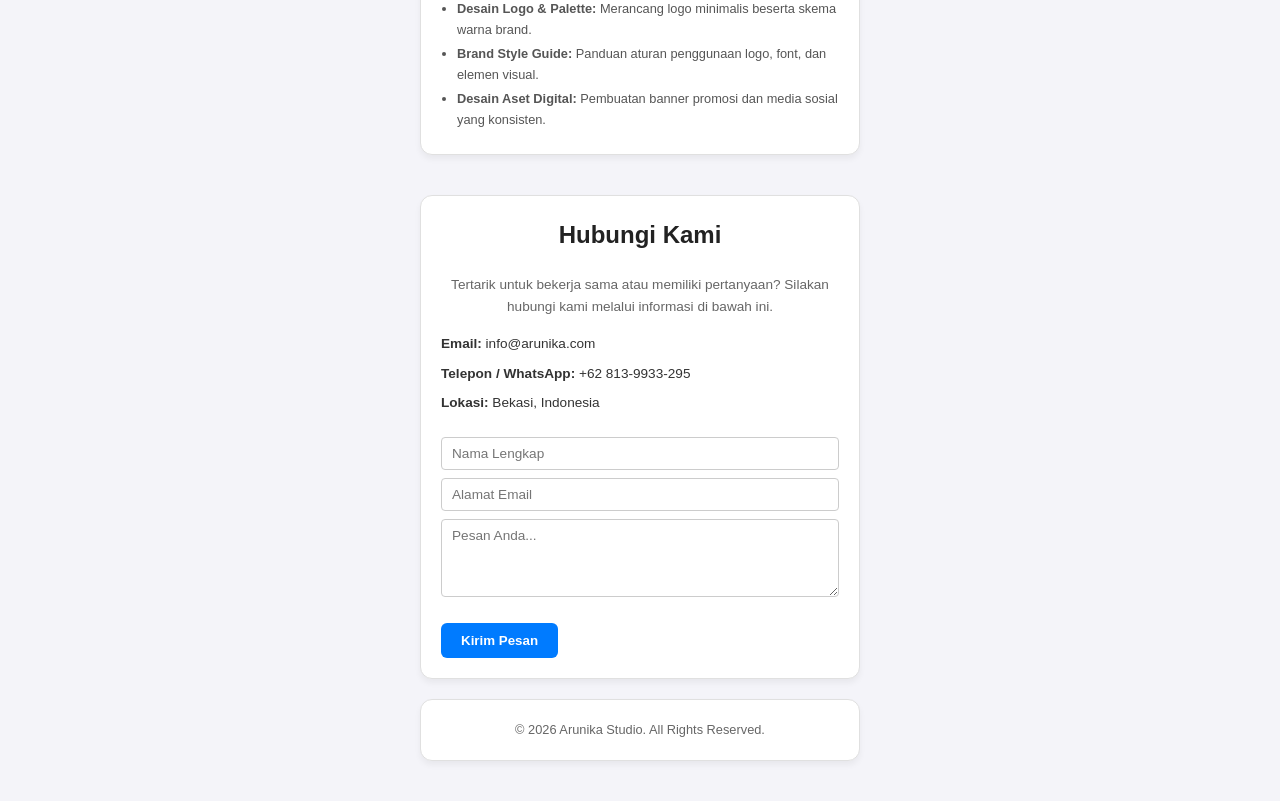
<file: Tugas4_Desain Web/Latihan4.html>
<!DOCTYPE html>
<html lang="id">
<head>
  <meta charset="UTF-8">
  <meta name="viewport" content="width=device-width, initial-scale=1.0">
  <title>Arunika Studio</title>
  <link rel="stylesheet" href="style.css">
</head>
<body>

  <!-- Header -->
  <header class="header card-box">
    <div class="logo">Arunika Studio</div>
    <nav class="nav">
      <a href="#hero">Beranda</a>
      <a href="#services">Layanan</a>
      <a href="#contact">Kontak</a>
    </nav>
  </header>


  <section id="hero" class="hero card-box">

    <img src="logo.jpg" alt="Logo Arunika Studio" class="profile-img">
    
    <h1>Selamat Datang di Arunika Studio</h1>
    <p>Kami menghadirkan solusi desain & pengembangan web terbaik, modern, dan responsif untuk bisnis Anda.</p>
    <a href="#services" class="btn-primary">Lihat Layanan Kami</a>
  </section>

  <section id="services" class="services-container">
    <h2 class="section-title">Layanan Kami</h2>
    <div class="services-grid">
    
      <div class="card-box service-card">
        <h3>Web Design (UI/UX)</h3>
        <p>Merancang antarmuka aplikasi dan situs web yang intuitif, menarik, serta mengutamakan kenyamanan pengguna (User Experience).</p>
        
        <div class="device-images">
          <img src="gambar1.jpg" alt="UI Design Laptop" class="device-img">
          <img src="gambar2.jpg" alt="UI Design Mobile" class="device-img">
          <img src="gambar3.jpg" alt="UI Wireframe Laptop" class="device-img">
        </div>

        <div class="portfolio-example">
          <h4>Contoh Proyek UI/UX:</h4>
          <ul>
            <li><strong>Redesain App E-Commerce:</strong> Memperbaiki alur <em>checkout</em> dan navigasi produk.</li>
            <li><strong>Dashboard Analytics:</strong> Merancang sistem pemantauan data interaktif.</li>
            <li><strong>Landing Page UMKM:</strong> Desain wireframe & prototipe interaktif di Figma.</li>
          </ul>
        </div>
      </div>

      <!-- Card 2: Web Development -->
      <div class="card-box service-card">
        <h3>Web Development</h3>
        <p>Membangun situs web yang cepat, responsif di berbagai perangkat (desktop & mobile), dan mudah dikelola sesuai kebutuhan bisnis.</p>

        <!-- Imej Laptop & HP untuk Web Development -->
        <div class="device-images">
          <img src="foto1.jpg"Coding Laptop" class="device-img">
          <img src="foto2.jpg" alt="Responsive Web Mobile" class="device-img">
          <img src="foto3.jpg" alt="Web Development Code" class="device-img">
        </div>
        
        <div class="portfolio-example">
          <h4>Contoh Proyek Development:</h4>
          <ul>
            <li><strong>Company Profile Responsif:</strong> Membangun situs web perusahaan yang optimal untuk mobile.</li>
            <li><strong>Sistem Portfolio Online:</strong> Mengembangkan web personal dengan HTML5, CSS3, & JS.</li>
            <li><strong>Integrasi Form & API:</strong> Membuat formulir kontak terintegrasi pengiriman email otomatis.</li>
          </ul>
        </div>
      </div>

      <!-- Card 3: Branding & Identitas Visual -->
      <div class="card-box service-card">
        <h3>Branding & Identitas Visual</h3>
        <p>Membantu membuat identitas visual brand seperti skema warna, tipografi, dan elemen grafis untuk memperkuat citra usaha Anda.</p>
        
        <div class="portfolio-example">
          <h4>Contoh Proyek Branding:</h4>
          <ul>
            <li><strong>Desain Logo & Palette:</strong> Merancang logo minimalis beserta skema warna brand.</li>
            <li><strong>Brand Style Guide:</strong> Panduan aturan penggunaan logo, font, dan elemen visual.</li>
            <li><strong>Desain Aset Digital:</strong> Pembuatan banner promosi dan media sosial yang konsisten.</li>
          </ul>
        </div>
      </div>

    </div>
  </section>

  <!-- Section 3: Kontak -->
  <section id="contact" class="contact-container card-box">
    <h2 class="section-title">Hubungi Kami</h2>
    <p class="contact-desc">Tertarik untuk bekerja sama atau memiliki pertanyaan? Silakan hubungi kami melalui informasi di bawah ini.</p>
    
    <div class="contact-content">
      <div class="contact-info">
        <p><strong>Email:</strong> info@arunika.com</p>
        <p><strong>Telepon / WhatsApp:</strong> +62 813-9933-295</p>
        <p><strong>Lokasi:</strong> Bekasi, Indonesia</p>
      </div>

      <form class="contact-form" action="#" method="post" onsubmit="return false;">
        <input type="text" placeholder="Nama Lengkap" required>
        <input type="email" placeholder="Alamat Email" required>
        <textarea rows="4" placeholder="Pesan Anda..." required></textarea>
        <button type="submit" class="btn-primary">Kirim Pesan</button>
      </form>
    </div>
  </section>

  <!-- Footer -->
  <footer class="footer card-box">
    <p>&copy; 2026 Arunika Studio. All Rights Reserved.</p>
  </footer>

</body>
</html>
</file>
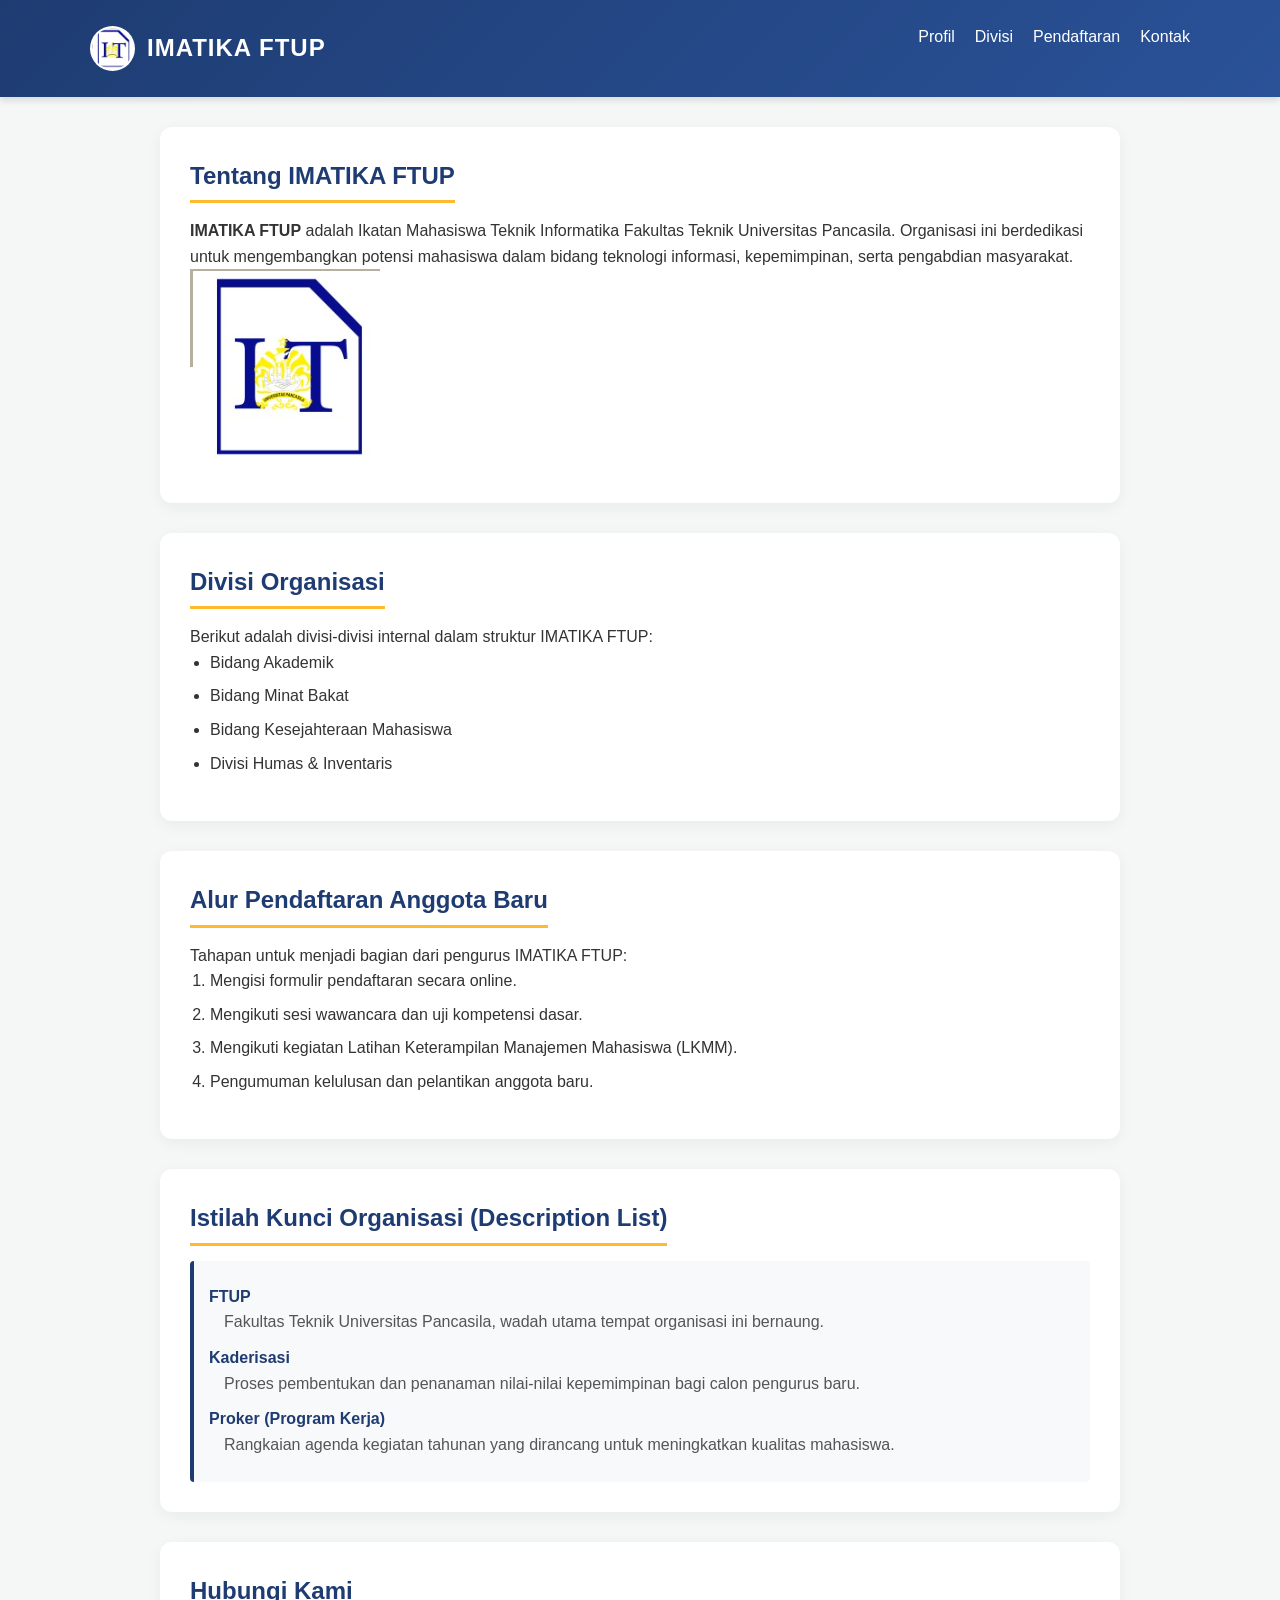
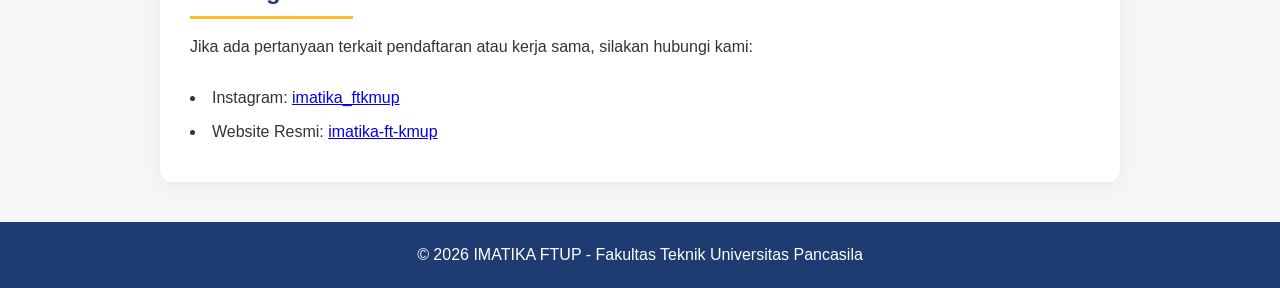
<file: Tugas2_desain web/Tugas2_Desain web/PRAK..html>
<!DOCTYPE html>
<html lang="id">
<head>
    <meta charset="UTF-8">
    <meta name="viewport" content="width=device-width, initial-scale=1.0">
    <title>Profil Organisasi - IMATIKA FTUP</title>
    <style>
        /* Reset & Basic Styles */
        * {
            margin: 0;
            padding: 0;
            box-sizing: border-box;
            font-family: 'Segoe UI', Tahoma, Geneva, Verdana, sans-serif;
        }

        body {
            background-color: #f4f7f6;
            color: #333;
            line-height: 1.6;
        }

        /* Header & Navigation */
        header {
            background: linear-gradient(135deg, #1e3c72, #2a5298);
            color: white;
            padding: 1.5rem 2rem;
            box-shadow: 0 4px 6px rgba(0,0,0,0.1);
            position: sticky;
            top: 0;
            z-index: 1000;
        }

        .navbar {
            display: flex;
            justify-content: space-between;
            align-items: center;
            max-width: 1100px;
            margin: 0 auto;
        }

        .logo-container {
            display: flex;
            align-items: center;
            gap: 12px;
        }

        .logo-container img {
            width: 45px;
            height: 45px;
            border-radius: 50%;
            background-color: white;
            padding: 2px;
        }

        .logo-text {
            font-size: 1.5rem;
            font-weight: bold;
            letter-spacing: 1px;
        }

        nav ul {
            display: flex;
            list-style: none;
            gap: 20px;
        }

        nav a {
            color: white;
            text-decoration: none;
            font-weight: 500;
            transition: color 0.3s;
        }

        nav a:hover {
            color: #fdbb2d;
        }

        /* Container Layout */
        .container {
            max-width: 1000px;
            margin: 30px auto;
            padding: 0 20px;
        }

        .card {
            background: white;
            padding: 30px;
            margin-bottom: 30px;
            border-radius: 12px;
            box-shadow: 0 4px 15px rgba(0,0,0,0.05);
        }

        h2 {
            color: #1e3c72;
            margin-bottom: 15px;
            border-bottom: 3px solid #fdbb2d;
            display: inline-block;
            padding-bottom: 5px;
        }

        /* Banner Image */
        .banner-img {
            width: 100%;
            height: 350px;
            object-fit: cover;
            border-radius: 8px;
            margin-top: 15px;
        }

        /* List Styling */
        ul, ol {
            margin-left: 20px;
            margin-bottom: 15px;
        }

        li {
            margin-bottom: 8px;
        }

        dl {
            background: #f8f9fa;
            padding: 15px;
            border-left: 4px solid #1e3c72;
            border-radius: 4px;
        }

        dt {
            font-weight: bold;
            color: #1e3c72;
            margin-top: 8px;
        }

        dd {
            margin-left: 15px;
            margin-bottom: 10px;
            color: #555;
        }

        /* Contact Section & External Links */
        .btn-link {
            display: inline-block;
            background-color: #1e3c72;
            color: white;
            padding: 10px 20px;
            text-decoration: none;
            border-radius: 6px;
            transition: background 0.3s;
            margin-top: 10px;
        }

        .btn-link:hover {
            background-color: #2a5298;
        }

        /* Footer */
        footer {
            text-align: center;
            padding: 20px;
            background-color: #1e3c72;
            color: white;
            margin-top: 40px;
        }
    </style>
</head>
<body>

    <!-- Header & Navigasi (Persyaratan: Internal Anchor Link & Gambar 1 dengan Alt) -->
    <header>
        <div class="navbar">
            <div class="logo-container">
                <!-- Gambar 1 dengan Alt -->
                <img src="Screenshot 2026-09-22 220706.png"Logo IMATIKA FTUP">
                <span class="logo-text">IMATIKA FTUP</span>
            </div>
            <nav>
                <ul>
                    <!-- Link 1 & 2: Anchor Internal -->
                    <li><a href="#profil">Profil</a></li>
                    <li><a href="#divisi">Divisi</a></li>
                    <li><a href="#pendaftaran">Pendaftaran</a></li>
                    <li><a href="#kontak">Kontak</a></li>
                </ul>
            </nav>
        </div>
    </header>

    <div class="container">

        <!-- Section Profil -->
        <section id="profil" class="card">
            <h2>Tentang IMATIKA FTUP</h2>
            <p>
                <strong>IMATIKA FTUP</strong> adalah Ikatan Mahasiswa Teknik Informatika Fakultas Teknik Universitas Pancasila. 
                Organisasi ini berdedikasi untuk mengembangkan potensi mahasiswa dalam bidang teknologi informasi, 
                kepemimpinan, serta pengabdian masyarakat.
            </p>
            <!-- Gambar 2 dengan Alt -->
            <img src="Screenshot 2026-09-22 220706.png">
        </section>

        <!-- Section 3 Tipe List -->
        
        <!-- Tipe List 1: Unordered List (<ul>) -->
        <section id="divisi" class="card">
            <h2>Divisi Organisasi</h2>
            <p>Berikut adalah divisi-divisi internal dalam struktur IMATIKA FTUP:</p>
            <ul>
                <li>Bidang Akademik</li>
                <li>Bidang Minat Bakat</li>
                <li>Bidang Kesejahteraan Mahasiswa</li>
                <li>Divisi Humas & Inventaris</li>
            </ul>
        </section>

        <!-- Tipe List 2: Ordered List (<ol>) -->
        <section id="pendaftaran" class="card">
            <h2>Alur Pendaftaran Anggota Baru</h2>
            <p>Tahapan untuk menjadi bagian dari pengurus IMATIKA FTUP:</p>
            <ol>
                <li>Mengisi formulir pendaftaran secara online.</li>
                <li>Mengikuti sesi wawancara dan uji kompetensi dasar.</li>
                <li>Mengikuti kegiatan Latihan Keterampilan Manajemen Mahasiswa (LKMM).</li>
                <li>Pengumuman kelulusan dan pelantikan anggota baru.</li>
            </ol>
        </section>

        <!-- Tipe List 3: Description List (<dl>) -->
        <section class="card">
            <h2>Istilah Kunci Organisasi (Description List)</h2>
            <dl>
                <dt>FTUP</dt>
                <dd>Fakultas Teknik Universitas Pancasila, wadah utama tempat organisasi ini bernaung.</dd>
                
                <dt>Kaderisasi</dt>
                <dd>Proses pembentukan dan penanaman nilai-nilai kepemimpinan bagi calon pengurus baru.</dd>
                
                <dt>Proker (Program Kerja)</dt>
                <dd>Rangkaian agenda kegiatan tahunan yang dirancang untuk meningkatkan kualitas mahasiswa.</dd>
            </dl>
        </section>

        <!-- Section Kontak & External Link -->
        <section id="kontak" class="card">
            <h2>Hubungi Kami</h2>
            <p>Jika ada pertanyaan terkait pendaftaran atau kerja sama, silakan hubungi kami:</p>
            <br>
            
            <!-- Link External 1 -->
            <li>Instagram: <a href="https://www.instagram.com/imatika_ftkmup?utm_source=ig_web_button_share_sheet&stkn=ZDNlZDc0MzIxNw==" target="_blank">imatika_ftkmup</a></li>
            <!-- Link External 2 -->
            <li>Website Resmi: <a href="http://teknik.univpancasila.ac.id/informatika/index.php/accordion-1/221-imatika-ft-kmup" target="_blank">imatika-ft-kmup</a></li>
        </section>

    </div>

    <footer>
        <p>&copy; 2026 IMATIKA FTUP - Fakultas Teknik Universitas Pancasila</p>
    </footer>

</body>
</html>
</file>
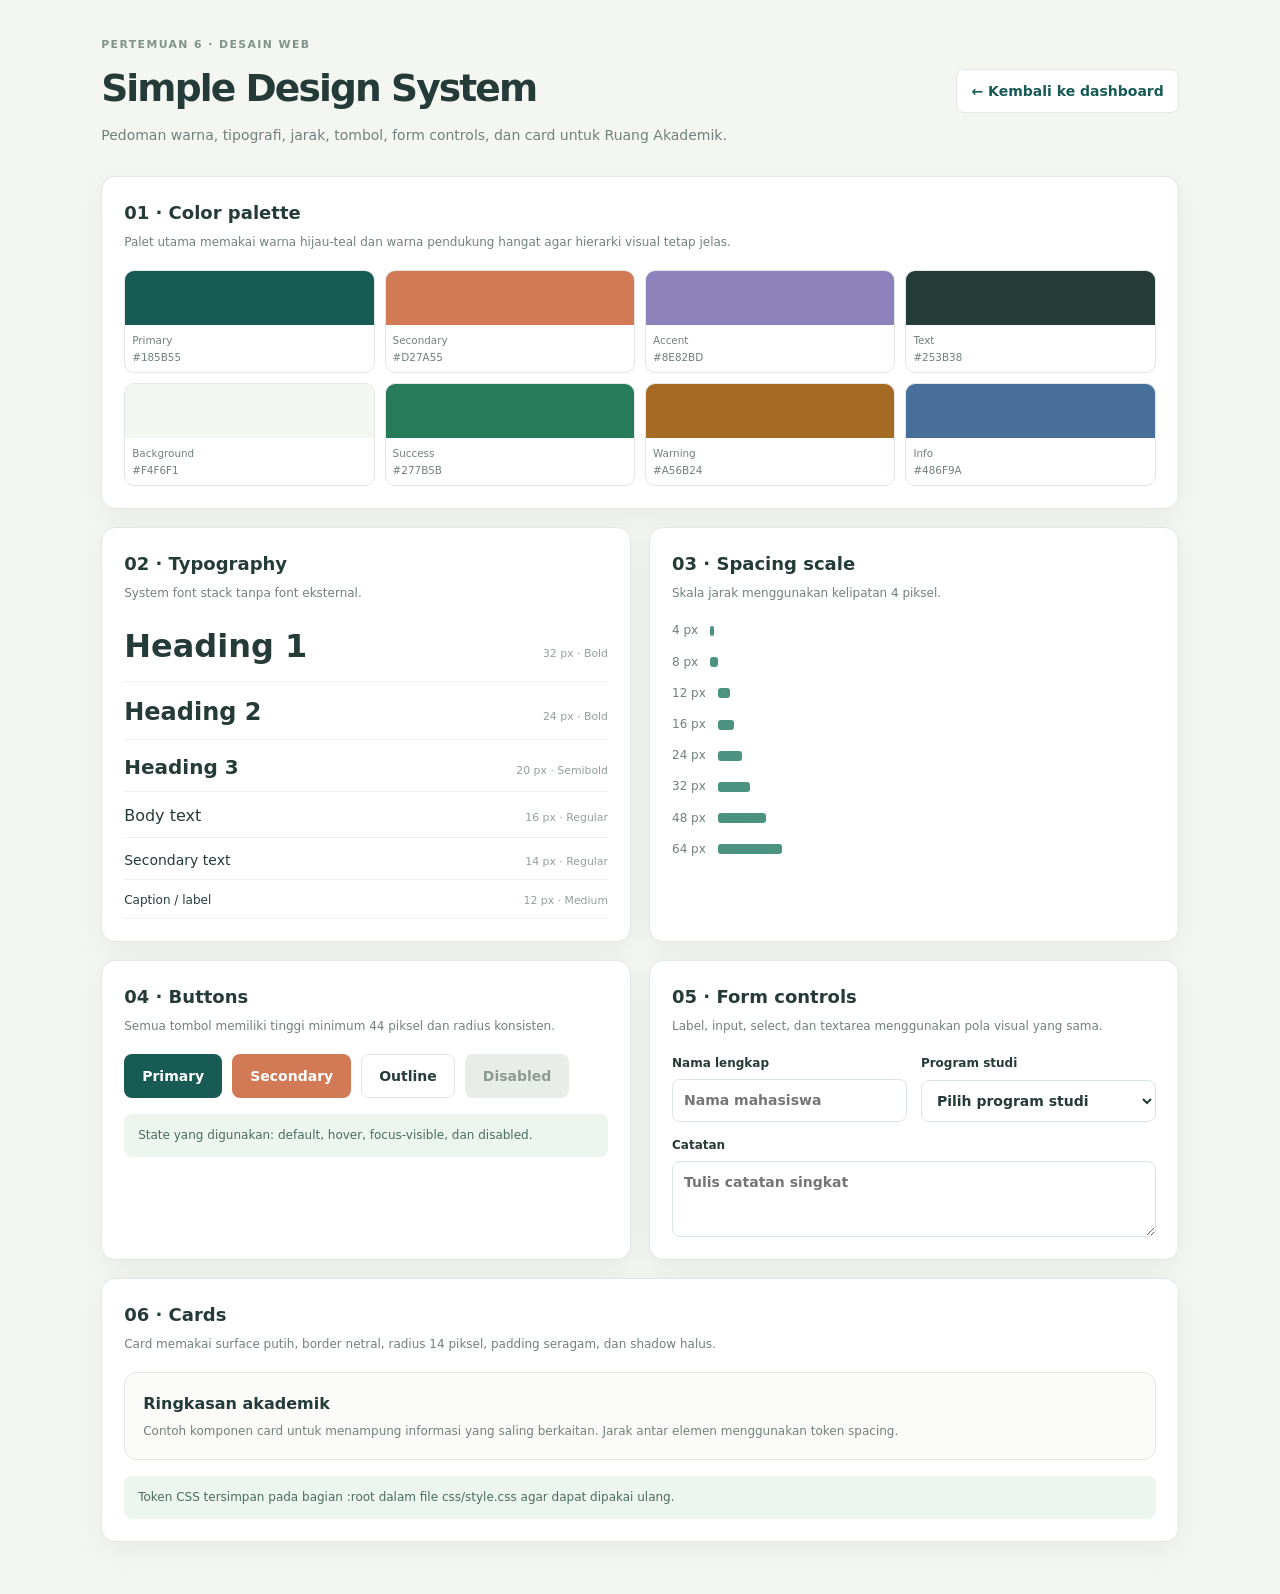
<file: Tugas6_desain web/Pertemuan6/Tugas/design-system.html>
<!doctype html>
<html lang="id">
  <head>
    <meta charset="utf-8" />
    <meta name="viewport" content="width=device-width, initial-scale=1" />
    <meta name="description" content="Dokumentasi Simple Design System Ruang Akademik." />
    <title>Design System | Ruang Akademik</title>
    <link rel="stylesheet" href="css/style.css" />
  </head>
  <body>
    <main class="design-page">
      <header class="design-header">
        <div>
          <p class="eyebrow">PERTEMUAN 6 · DESAIN WEB</p>
          <h1>Simple Design System</h1>
          <p>Pedoman warna, tipografi, jarak, tombol, form controls, dan card untuk Ruang Akademik.</p>
        </div>
        <a class="design-back" href="index.html">← Kembali ke dashboard</a>
      </header>

      <div class="design-grid">
        <section class="design-section full">
          <h2>01 · Color palette</h2>
          <p>Palet utama memakai warna hijau-teal dan warna pendukung hangat agar hierarki visual tetap jelas.</p>
          <div class="swatch-grid">
            <div class="swatch"><div class="swatch-color" style="background:#185b55"></div><small>Primary<br />#185B55</small></div>
            <div class="swatch"><div class="swatch-color" style="background:#d27a55"></div><small>Secondary<br />#D27A55</small></div>
            <div class="swatch"><div class="swatch-color" style="background:#8e82bd"></div><small>Accent<br />#8E82BD</small></div>
            <div class="swatch"><div class="swatch-color" style="background:#253b38"></div><small>Text<br />#253B38</small></div>
            <div class="swatch"><div class="swatch-color" style="background:#f4f6f1"></div><small>Background<br />#F4F6F1</small></div>
            <div class="swatch"><div class="swatch-color" style="background:#277b5b"></div><small>Success<br />#277B5B</small></div>
            <div class="swatch"><div class="swatch-color" style="background:#a56b24"></div><small>Warning<br />#A56B24</small></div>
            <div class="swatch"><div class="swatch-color" style="background:#486f9a"></div><small>Info<br />#486F9A</small></div>
          </div>
        </section>

        <section class="design-section">
          <h2>02 · Typography</h2>
          <p>System font stack tanpa font eksternal.</p>
          <div class="type-scale">
            <div class="type-row"><strong style="font-size:32px">Heading 1</strong><span>32 px · Bold</span></div>
            <div class="type-row"><strong style="font-size:24px">Heading 2</strong><span>24 px · Bold</span></div>
            <div class="type-row"><strong style="font-size:20px">Heading 3</strong><span>20 px · Semibold</span></div>
            <div class="type-row"><span style="font-size:16px">Body text</span><span>16 px · Regular</span></div>
            <div class="type-row"><span style="font-size:14px">Secondary text</span><span>14 px · Regular</span></div>
            <div class="type-row"><span style="font-size:12px">Caption / label</span><span>12 px · Medium</span></div>
          </div>
        </section>

        <section class="design-section">
          <h2>03 · Spacing scale</h2>
          <p>Skala jarak menggunakan kelipatan 4 piksel.</p>
          <div class="spacing-scale">
            <div class="space-row"><span>4 px</span><span class="space-bar" style="width:4px"></span></div>
            <div class="space-row"><span>8 px</span><span class="space-bar" style="width:8px"></span></div>
            <div class="space-row"><span>12 px</span><span class="space-bar" style="width:12px"></span></div>
            <div class="space-row"><span>16 px</span><span class="space-bar" style="width:16px"></span></div>
            <div class="space-row"><span>24 px</span><span class="space-bar" style="width:24px"></span></div>
            <div class="space-row"><span>32 px</span><span class="space-bar" style="width:32px"></span></div>
            <div class="space-row"><span>48 px</span><span class="space-bar" style="width:48px"></span></div>
            <div class="space-row"><span>64 px</span><span class="space-bar" style="width:64px"></span></div>
          </div>
        </section>

        <section class="design-section">
          <h2>04 · Buttons</h2>
          <p>Semua tombol memiliki tinggi minimum 44 piksel dan radius konsisten.</p>
          <div class="button-samples">
            <a class="button sample-primary" href="#">Primary</a>
            <a class="button sample-secondary" href="#">Secondary</a>
            <a class="button sample-neutral" href="#">Outline</a>
            <button class="button sample-disabled" type="button" disabled>Disabled</button>
          </div>
          <div class="token-note">State yang digunakan: default, hover, focus-visible, dan disabled.</div>
        </section>

        <section class="design-section">
          <h2>05 · Form controls</h2>
          <p>Label, input, select, dan textarea menggunakan pola visual yang sama.</p>
          <div class="control-samples">
            <label>Nama lengkap<input type="text" placeholder="Nama mahasiswa" /></label>
            <label>Program studi<select><option>Pilih program studi</option><option>Teknik Informatika</option></select></label>
            <label style="grid-column:1/-1">Catatan<textarea placeholder="Tulis catatan singkat"></textarea></label>
          </div>
        </section>

        <section class="design-section full">
          <h2>06 · Cards</h2>
          <p>Card memakai surface putih, border netral, radius 14 piksel, padding seragam, dan shadow halus.</p>
          <div class="sample-card">
            <strong>Ringkasan akademik</strong>
            <p>Contoh komponen card untuk menampung informasi yang saling berkaitan. Jarak antar elemen menggunakan token spacing.</p>
          </div>
          <div class="token-note">Token CSS tersimpan pada bagian :root dalam file css/style.css agar dapat dipakai ulang.</div>
        </section>
      </div>
    </main>
  </body>
</html>
</file>
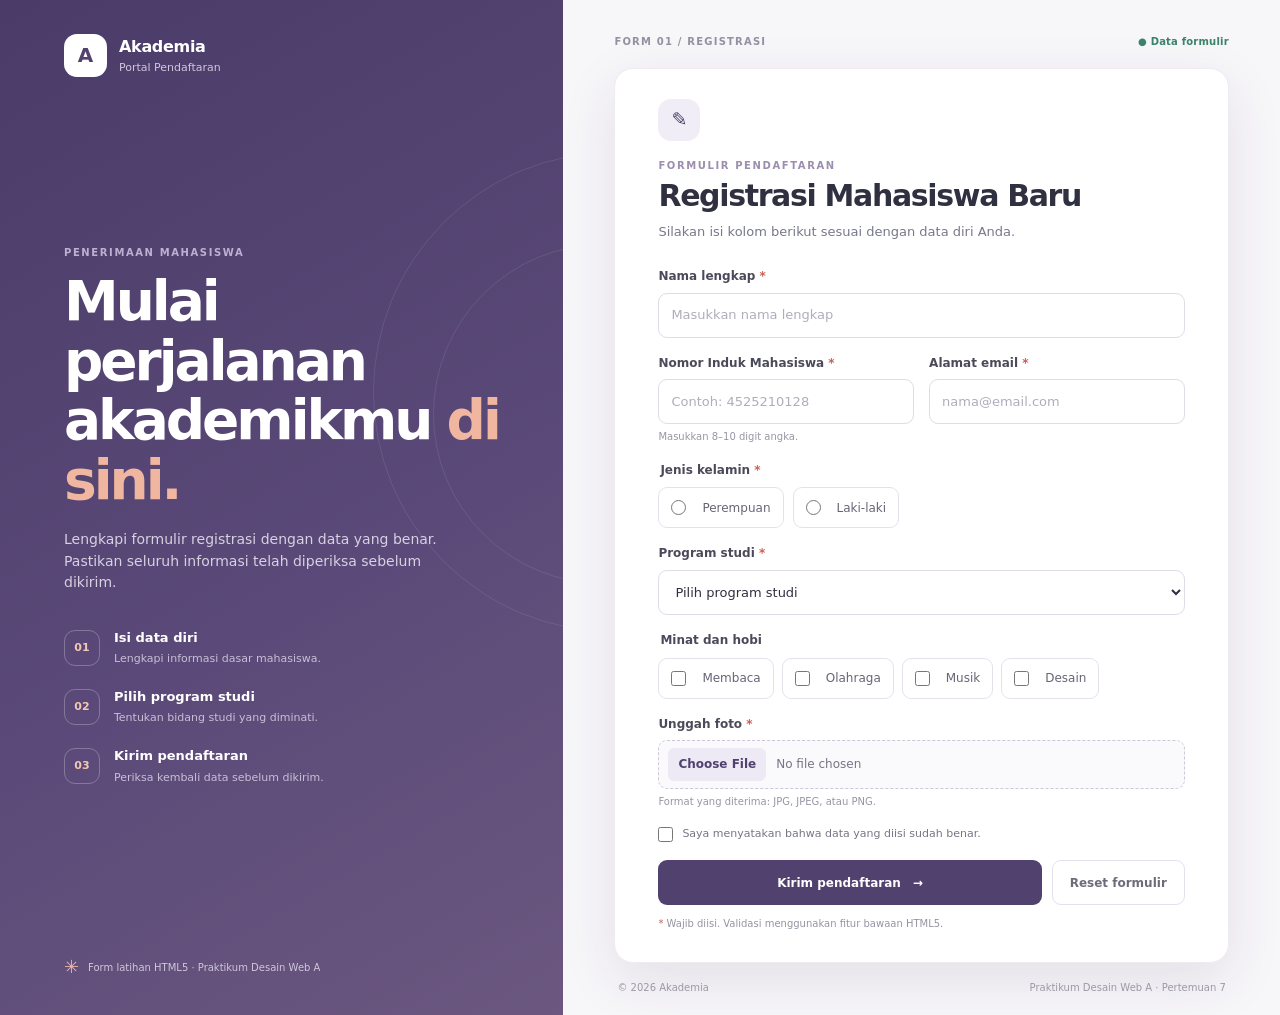
<file: Tugas7_desain web/Pertemuan7/Tugas/mahasiswa.html>
<!doctype html>
<html lang="id">
  <head>
    <meta charset="utf-8" />
    <meta name="viewport" content="width=device-width, initial-scale=1" />
    <meta name="description" content="Form registrasi mahasiswa baru untuk latihan HTML form." />
    <title>Registrasi Mahasiswa | Arsanti Nur Indriani</title>
    <link rel="stylesheet" href="css/style.css" />
  </head>
  <body>
    <main class="page-shell">
      <section class="intro-panel" aria-labelledby="intro-title">
        <a class="brand" href="mahasiswa.html" aria-label="Akademia, halaman registrasi">
          <span class="brand-symbol">A</span>
          <span><strong>Akademia</strong><small>Portal Pendaftaran</small></span>
        </a>
        <div class="intro-copy">
          <p class="eyebrow">PENERIMAAN MAHASISWA</p>
          <h1 id="intro-title">Mulai perjalanan akademikmu <em>di sini.</em></h1>
          <p class="intro-description">Lengkapi formulir registrasi dengan data yang benar. Pastikan seluruh informasi telah diperiksa sebelum dikirim.</p>
          <ol class="step-list">
            <li><span>01</span><div><strong>Isi data diri</strong><small>Lengkapi informasi dasar mahasiswa.</small></div></li>
            <li><span>02</span><div><strong>Pilih program studi</strong><small>Tentukan bidang studi yang diminati.</small></div></li>
            <li><span>03</span><div><strong>Kirim pendaftaran</strong><small>Periksa kembali data sebelum dikirim.</small></div></li>
          </ol>
        </div>
        <div class="intro-footer"><span class="footer-mark">✳</span><span>Form latihan HTML5 · Praktikum Desain Web A</span></div>
        <div class="decor decor-one" aria-hidden="true"></div>
        <div class="decor decor-two" aria-hidden="true"></div>
      </section>

      <section class="form-area" aria-labelledby="form-title">
        <div class="form-topline"><span class="form-step">FORM 01 / REGISTRASI</span><span class="secure-note">● Data formulir</span></div>
        <div class="form-card">
          <header class="form-header">
            <span class="form-icon" aria-hidden="true">✎</span>
            <p class="eyebrow">FORMULIR PENDAFTARAN</p>
            <h2 id="form-title">Registrasi Mahasiswa Baru</h2>
            <p>Silakan isi kolom berikut sesuai dengan data diri Anda.</p>
          </header>

          <!--
            Method POST digunakan untuk mengirim data registrasi melalui body HTTP request.
            Endpoint ini merupakan placeholder dan memerlukan backend untuk memproses data.
            enctype diperlukan agar file foto ikut dikirim sebagai multipart/form-data.
          -->
          <form action="/submit-registration" method="post" enctype="multipart/form-data" class="registration-form">
            <div class="form-group">
              <label for="nama">Nama lengkap <span>*</span></label>
              <input type="text" id="nama" name="nama" placeholder="Masukkan nama lengkap" autocomplete="name" minlength="3" required />
            </div>

            <div class="form-row">
              <div class="form-group">
                <label for="nim">Nomor Induk Mahasiswa <span>*</span></label>
                <input type="text" id="nim" name="nim" placeholder="Contoh: 4525210128" inputmode="numeric" pattern="[0-9]{8,10}" title="NIM harus berupa 8 sampai 10 digit angka" required />
                <small class="field-hint">Masukkan 8–10 digit angka.</small>
              </div>
              <div class="form-group">
                <label for="email">Alamat email <span>*</span></label>
                <input type="email" id="email" name="email" placeholder="nama@email.com" autocomplete="email" required />
              </div>
            </div>

            <fieldset class="form-group option-field">
              <legend>Jenis kelamin <span>*</span></legend>
              <div class="choice-row">
                <label class="choice-card"><input type="radio" name="gender" value="Perempuan" required /><span class="choice-indicator"></span><span>Perempuan</span></label>
                <label class="choice-card"><input type="radio" name="gender" value="Laki-laki" /><span class="choice-indicator"></span><span>Laki-laki</span></label>
              </div>
            </fieldset>

            <div class="form-group">
              <label for="prodi">Program studi <span>*</span></label>
              <select id="prodi" name="prodi" required>
                <option value="">Pilih program studi</option>
                <option value="Teknik Informatika">Teknik Informatika</option>
                <option value="Sistem Informasi">Sistem Informasi</option>
                <option value="Teknik Elektro">Teknik Elektro</option>
                <option value="Teknik Industri">Teknik Industri</option>
                <option value="Teknik Sipil">Teknik Sipil</option>
              </select>
            </div>

            <fieldset class="form-group option-field">
              <legend>Minat dan hobi</legend>
              <div class="choice-row choice-row-wrap">
                <label class="choice-card"><input type="checkbox" name="hobi[]" value="Membaca" /><span class="check-indicator"></span><span>Membaca</span></label>
                <label class="choice-card"><input type="checkbox" name="hobi[]" value="Olahraga" /><span class="check-indicator"></span><span>Olahraga</span></label>
                <label class="choice-card"><input type="checkbox" name="hobi[]" value="Musik" /><span class="check-indicator"></span><span>Musik</span></label>
                <label class="choice-card"><input type="checkbox" name="hobi[]" value="Desain" /><span class="check-indicator"></span><span>Desain</span></label>
              </div>
            </fieldset>

            <div class="form-group">
              <label for="foto">Unggah foto <span>*</span></label>
              <input class="file-input" type="file" id="foto" name="foto" accept=".jpg,.jpeg,.png,image/jpeg,image/png" required />
              <small class="field-hint">Format yang diterima: JPG, JPEG, atau PNG.</small>
            </div>

            <label class="agreement"><input type="checkbox" name="persetujuan" value="setuju" required /><span>Saya menyatakan bahwa data yang diisi sudah benar.</span></label>

            <div class="button-group">
              <button class="button button-primary" type="submit">Kirim pendaftaran <span aria-hidden="true">→</span></button>
              <button class="button button-reset" type="reset">Reset formulir</button>
            </div>
            <p class="form-note"><span>*</span> Wajib diisi. Validasi menggunakan fitur bawaan HTML5.</p>
          </form>
        </div>
        <footer class="form-footer"><span>© 2026 Akademia</span><span>Praktikum Desain Web A · Pertemuan 7</span></footer>
      </section>
    </main>
  </body>
</html>
</file>
<file: Tugas_Kelompok/style.css>
/* ==========================================================================
   DESIGN SYSTEM (Sesuai panduan Slide PDF Pertemuan 6)
   ========================================================================== */
:root {
  /* Color Palette Breakdown [Slide 6] */
  --color-primary: #8B0000;      /* Deep Crimson / Dark Red khas Omakase Luxury */
  --color-primary-hover: #660000;
  --color-secondary: #D4AF37;    /* Warm Gold Accent */
  --color-neutral-dark: #1A1A1A; /* Text utama & Footer background */
  --color-neutral-light: #F9F8F6;/* Body background (Warm Off-white) */
  --color-card-bg: #FFFFFF;
  --color-border: #E5E5E5;
  --color-text-muted: #666666;

  /* Typography System & Scale [Slide 4, 9] */
  --font-family: 'Plus Jakarta Sans', sans-serif;
  --h1-size: 40px;
  --h2-size: 28px;
  --h3-size: 22px;
  --h4-size: 18px;
  --body-size: 15px;
  --caption-size: 13px;

  /* Spacing System [Slide 9] */
  --space-xs: 8px;
  --space-sm: 12px;
  --space-md: 20px;
  --space-lg: 32px;
  --space-xl: 50px;

  /* Consistency Rules [Slide 7] */
  --border-radius-card: 16px;
  --border-radius-inner: 8px;
  --shadow-soft: 0 8px 24px rgba(0, 0, 0, 0.06);
  --shadow-hover: 0 12px 32px rgba(0, 0, 0, 0.12);
}

/* Base Reset & Legibility [Slide 5] */
* {
  box-sizing: border-box;
  margin: 0;
  padding: 0;
}

body {
  font-family: var(--font-family);
  background-color: var(--color-neutral-light);
  color: var(--color-neutral-dark);
  font-size: var(--body-size);
  line-height: 1.6;
  scroll-behavior: smooth;
}

a {
  text-decoration: none;
  color: inherit;
}

ul {
  list-style: none;
}

/* ==========================================================================
   COMPONENT STYLES (Buttons, Cards, Inputs) [Slide 4, 7, 9]
   ========================================================================== */

/* Button System */
.btn {
  display: inline-block;
  padding: 12px 24px;
  font-size: 15px;
  font-weight: 600;
  border-radius: var(--border-radius-inner);
  border: 1px solid transparent;
  cursor: pointer;
  transition: all 0.25s ease;
  text-align: center;
}

.btn-primary {
  background-color: var(--color-primary);
  color: #ffffff;
}

.btn-primary:hover {
  background-color: var(--color-primary-hover);
  transform: translateY(-2px);
}

.btn-secondary {
  background-color: var(--color-secondary);
  color: #ffffff;
}

.btn-secondary:hover {
  opacity: 0.9;
  transform: translateY(-2px);
}

.btn-outline {
  background-color: transparent;
  border-color: var(--color-primary);
  color: var(--color-primary);
}

.btn-outline:hover {
  background-color: var(--color-primary);
  color: #ffffff;
}

.btn-block {
  width: 100%;
}

/* Card System */
.card {
  background-color: var(--color-card-bg);
  border-radius: var(--border-radius-card);
  padding: var(--space-lg);
  box-shadow: var(--shadow-soft);
  border: 1px solid var(--color-border);
  display: flex;
  flex-direction: column;
  position: relative;
  transition: transform 0.3s ease, box-shadow 0.3s ease;
}

.card:hover {
  transform: translateY(-6px);
  box-shadow: var(--shadow-hover);
}

.card-featured {
  border: 2px solid var(--color-secondary);
  background-color: #FFFDF7;
}

.card-badge {
  display: inline-block;
  align-self: flex-start;
  font-size: var(--caption-size);
  font-weight: 700;
  padding: 4px 12px;
  border-radius: 20px;
  background-color: #EEE;
  color: var(--color-neutral-dark);
  margin-bottom: var(--space-sm);
}

.badge-gold {
  background-color: var(--color-secondary);
  color: #FFFFFF;
}

.card-price {
  font-size: 24px;
  font-weight: 700;
  color: var(--color-primary);
  margin: var(--space-xs) 0 var(--space-md);
}

.card-price span {
  font-size: 14px;
  color: var(--color-text-muted);
  font-weight: 400;
}

.card-list {
  margin-bottom: var(--space-lg);
  flex-grow: 1;
}

.card-list li {
  font-size: 14px;
  margin-bottom: var(--space-xs);
  color: var(--color-text-muted);
  padding-left: 18px;
  position: relative;
}

.card-list li::before {
  content: "✓";
  position: absolute;
  left: 0;
  color: var(--color-secondary);
  font-weight: bold;
}

/* ==========================================================================
   LAYOUT SECTIONS (<nav>, <main>, <head-banner>, .content, <footer>) [Slide 8]
   ========================================================================== */

/* Navbar (<nav>) */
.navbar {
  position: sticky;
  top: 0;
  background-color: #FFFFFF;
  box-shadow: 0 2px 10px rgba(0,0,0,0.05);
  z-index: 1000;
}

.nav-container {
  max-width: 1200px;
  margin: 0 auto;
  display: flex;
  justify-content: space-between;
  align-items: center;
  padding: 16px 24px;
}

.logo {
  display: flex;
  align-items: center;
  gap: 8px;
  font-weight: 700;
  font-size: 18px;
  letter-spacing: 1px;
  color: var(--color-primary);
}

.nav-menu {
  display: flex;
  gap: 24px;
}

.nav-menu a {
  font-weight: 500;
  color: var(--color-neutral-dark);
  transition: color 0.2s ease;
}

.nav-menu a:hover, .nav-menu a.active {
  color: var(--color-primary);
}

/* Head Banner */
.head-banner {
  position: relative;
  overflow: hidden;
  background-color: var(--color-neutral-dark);
  color: #FFFFFF;
  padding: 100px 24px;
  text-align: center;
}

.banner-img {
  position: absolute;
  inset: 0;
  width: 100%;
  height: 100%;
  object-fit: cover;
  object-position: center;
}

.banner-overlay {
  position: absolute;
  inset: 0;
  background: rgba(26, 26, 26, 0.6);
}

.banner-content {
  position: relative;
  z-index: 1;
  max-width: 800px;
  margin: 0 auto;
}

.tagline {
  font-size: 13px;
  font-weight: 700;
  letter-spacing: 2px;
  color: var(--color-secondary);
  margin-bottom: var(--space-xs);
  display: block;
}

.headline-1 {
  font-size: var(--h1-size);
  font-weight: 700;
  margin-bottom: var(--space-md);
  line-height: 1.2;
}

.subheadline {
  font-size: 18px;
  color: #E0E0E0;
  margin-bottom: var(--space-lg);
}

.banner-actions {
  display: flex;
  justify-content: center;
  gap: var(--space-md);
}

/* Content Area (.content) */
.content {
  max-width: 1200px;
  margin: 0 auto;
  padding: 0 24px;
}

.section-block {
  padding: var(--space-xl) 0;
}

.bg-light {
  background-color: #FFFFFF;
  margin: 0 -24px;
  padding: var(--space-xl) 24px;
}

.section-header {
  text-align: center;
  max-width: 650px;
  margin: 0 auto var(--space-xl);
}

.section-header.align-left {
  text-align: left;
  margin: 0 0 var(--space-lg);
}

.section-tag {
  font-size: var(--caption-size);
  font-weight: 700;
  color: var(--color-secondary);
  letter-spacing: 1.5px;
}

.headline-2 {
  font-size: var(--h2-size);
  color: var(--color-neutral-dark);
  margin: 4px 0 12px;
}

.headline-3 {
  font-size: var(--h3-size);
  margin-bottom: var(--space-xs);
}

.headline-4 {
  font-size: var(--h4-size);
  margin-bottom: var(--space-xs);
}

/* Grids */
.stats-grid {
  display: grid;
  grid-template-columns: repeat(3, 1fr);
  gap: var(--space-md);
}

.stat-card {
  background-color: #FFFFFF;
  padding: var(--space-lg);
  border-radius: var(--border-radius-card);
  text-align: center;
  box-shadow: var(--shadow-soft);
}

.stat-card h3 {
  font-size: 36px;
  color: var(--color-primary);
}

.card-grid {
  display: grid;
  grid-template-columns: repeat(3, 1fr);
  gap: var(--space-lg);
}

.facility-grid {
  display: grid;
  grid-template-columns: repeat(3, 1fr);
  gap: var(--space-lg);
}

.facility-item {
  text-align: center;
  padding: var(--space-md);
}

.facility-icon {
  font-size: 40px;
  margin-bottom: var(--space-sm);
}

/* Form Styles [Slide 9] */
.form-container {
  background: #FFFFFF;
  padding: var(--space-xl);
  border-radius: var(--border-radius-card);
  box-shadow: var(--shadow-soft);
}

.reservation-form .form-row {
  display: grid;
  grid-template-columns: 1fr 1fr;
  gap: var(--space-md);
}

.form-group {
  display: flex;
  flex-direction: column;
  margin-bottom: var(--space-md);
}

.form-group label {
  font-weight: 600;
  font-size: 14px;
  margin-bottom: 6px;
  color: var(--color-neutral-dark);
}

.form-group input, 
.form-group select, 
.form-group textarea {
  padding: 12px var(--space-sm);
  border: 1px solid var(--color-border);
  border-radius: var(--border-radius-inner);
  font-family: var(--font-family);
  font-size: 14px;
  outline: none;
  transition: border-color 0.2s ease;
}

.form-group input:focus, 
.form-group select:focus, 
.form-group textarea:focus {
  border-color: var(--color-primary);
}

/* Footer (<footer>) [Slide 8] */
.footer {
  background-color: var(--color-neutral-dark);
  color: #CCCCCC;
  padding: 60px 24px 20px;
  margin-top: var(--space-xl);
}

.footer-container {
  max-width: 1200px;
  margin: 0 auto;
  display: grid;
  grid-template-columns: 2fr 1fr 1fr;
  gap: var(--space-xl);
  margin-bottom: 40px;
}

.footer-brand .logo {
  color: #FFFFFF;
  margin-bottom: var(--space-sm);
}

.footer-info h4, .footer-contact h4 {
  color: #FFFFFF;
  margin-bottom: var(--space-sm);
}

.footer-bottom {
  text-align: center;
  padding-top: var(--space-md);
  border-top: 1px solid #333333;
  font-size: 13px;
  color: #888888;
}

/* ==========================================================================
   RESPONSIVE DESIGN (Versi Mobile sesuai Tugas Individu) [Slide 10]
   ========================================================================== */
@media (max-width: 768px) {
  .nav-menu {
    display: none; /* Dapat dikembangkan lagi dengan burger menu */
  }

  .headline-1 {
    font-size: 28px;
  }

  .banner-actions {
    flex-direction: column;
  }

  .card-grid, 
  .stats-grid, 
  .facility-grid, 
  .footer-container, 
  .reservation-form .form-row {
    grid-template-columns: 1fr;
  }

  .bg-light {
    margin: 0 -16px;
    padding: var(--space-lg) 16px;
  }
}
/* ==========================================================================
   KONFIRMASI RESERVASI
   ========================================================================== */
[hidden] { display: none !important; }

.confirmation {
  background-color: var(--color-neutral-dark);
  color: #FFFFFF;
  border-radius: var(--border-radius-card);
  padding: var(--space-xl) var(--space-lg);
  text-align: center;
  max-width: 480px;
  margin: 0 auto;
  animation: confirmIn 0.4s ease;
}

.confirm-icon {
  width: 72px;
  height: 72px;
  margin: 0 auto var(--space-md);
  border-radius: 50%;
  background-color: #1E9448;
  color: #FFFFFF;
  font-size: 38px;
  line-height: 72px;
}

.confirm-title {
  font-size: var(--h2-size);
  font-weight: 700;
  margin-bottom: var(--space-sm);
}

.confirm-detail {
  color: #A8A8A8;
  font-size: 16px;
  line-height: 1.7;
  margin-bottom: var(--space-sm);
}

.confirm-email {
  color: #7C7C7C;
  font-size: var(--caption-size);
  margin-bottom: var(--space-lg);
}

.btn-confirm {
  background: transparent;
  color: #FFFFFF;
  border: 1px solid #3A3A3A;
  border-radius: var(--border-radius-inner);
  padding: 12px 24px;
  font-family: var(--font-family);
  font-size: 15px;
  font-weight: 500;
  cursor: pointer;
  transition: background-color 0.2s ease, border-color 0.2s ease;
}

.btn-confirm:hover {
  background-color: #2A2A2A;
  border-color: var(--color-secondary);
}

@keyframes confirmIn {
  from { opacity: 0; transform: translateY(12px); }
  to   { opacity: 1; transform: translateY(0); }
}
</file>
<file: Tugas8_desain web/tugas-praktikum-4525210128/css/style.css>
/* ==========================================================
   Kanvas Kreatif — Form pendaftaran kursus (HTML5 + CSS3)
   ========================================================== */

:root {
  --ink: #1d1a17;
  --paper: #fbf6ee;
  --card: #ffffff;
  --coral: #e8553d;
  --coral-deep: #c13f29;
  --teal: #0f766e;
  --sun: #f6c445;
  --muted: #6d645b;
  --line: #e7dccd;
  --error: #b42318;
  --error-bg: #fef3f2;
  --radius: 16px;
  --shadow: 0 18px 40px -22px rgba(29, 26, 23, 0.35);
}

* { box-sizing: border-box; }

html { scroll-behavior: smooth; }

body {
  margin: 0;
  font-family: "Trebuchet MS", "Segoe UI", Arial, sans-serif;
  color: var(--ink);
  background:
    radial-gradient(circle at 0% 0%, #ffe8c7 0, transparent 35%),
    radial-gradient(circle at 100% 100%, #d8f0ea 0, transparent 35%),
    var(--paper);
  line-height: 1.6;
  font-size: 16px;
}

input, select, textarea, button { font: inherit; color: inherit; }

/* ---------- Header ---------- */
.site-header {
  display: flex;
  justify-content: space-between;
  align-items: center;
  gap: 12px;
  padding: 18px 6%;
  background: var(--ink);
  color: #fff;
  flex-wrap: wrap;
}

.brand {
  display: inline-flex;
  align-items: center;
  gap: 10px;
  color: #fff;
  text-decoration: none;
  font-size: 22px;
  font-weight: 800;
  letter-spacing: -0.5px;
}

.brand span { color: var(--sun); }

.brand-dot {
  width: 14px;
  height: 14px;
  border-radius: 50%;
  background: var(--coral);
  box-shadow: 14px -4px 0 var(--sun);
}

.header-tag {
  font-size: 13px;
  color: #d9d0c4;
  letter-spacing: 0.4px;
}

/* ---------- Layout dua kolom ---------- */
.layout {
  width: min(1120px, 92%);
  margin: 40px auto 56px;
  display: grid;
  grid-template-columns: minmax(0, 0.9fr) minmax(0, 1.1fr);
  gap: 36px;
  align-items: start;
}

/* ---------- Panel kiri ---------- */
.side-panel {
  position: sticky;
  top: 24px;
  padding: 36px 32px;
  border-radius: 24px;
  background: var(--teal);
  color: #fff;
  overflow: hidden;
  box-shadow: var(--shadow);
}

.side-panel::after {
  content: "";
  position: absolute;
  width: 180px;
  height: 180px;
  right: -60px;
  bottom: -60px;
  border-radius: 50%;
  background: rgba(246, 196, 69, 0.35);
}

.side-panel > * { position: relative; }

.kicker {
  margin: 0 0 14px;
  font-size: 12px;
  font-weight: 700;
  letter-spacing: 1.6px;
  text-transform: uppercase;
  color: #bfe9e2;
}

.side-panel h1 {
  margin: 0 0 16px;
  font-size: clamp(32px, 4vw, 44px);
  line-height: 1.12;
  letter-spacing: -1px;
}

.hl {
  background: var(--sun);
  color: var(--ink);
  padding: 0 8px;
  border-radius: 8px;
  white-space: nowrap;
}

.lead {
  margin: 0 0 24px;
  color: #e3f4f1;
  font-size: 15px;
}

.perks {
  list-style: none;
  margin: 0 0 28px;
  padding: 0;
  display: grid;
  gap: 12px;
}

.perks li {
  display: flex;
  align-items: center;
  gap: 12px;
  font-size: 15px;
}

.perk-icon {
  flex: 0 0 auto;
  width: 38px;
  height: 38px;
  display: grid;
  place-items: center;
  border-radius: 12px;
  background: rgba(255, 255, 255, 0.16);
  font-weight: 700;
  font-size: 13px;
}

.price-card {
  padding: 18px 20px;
  border-radius: var(--radius);
  background: #fff;
  color: var(--ink);
}

.price-card span { font-size: 13px; color: var(--muted); }

.price-card strong {
  display: block;
  font-size: 30px;
  color: var(--coral-deep);
  line-height: 1.2;
}

.price-card small { color: var(--muted); font-size: 13px; }

/* ---------- Panel form ---------- */
.form-panel {
  padding: 36px 36px 32px;
  border-radius: 24px;
  background: var(--card);
  box-shadow: var(--shadow);
}

.form-head { margin-bottom: 24px; }

.step {
  display: inline-block;
  font-size: 11px;
  font-weight: 800;
  letter-spacing: 1.6px;
  color: var(--coral-deep);
  background: #fde7e1;
  padding: 4px 10px;
  border-radius: 999px;
}

.form-head h2 {
  margin: 12px 0 6px;
  font-size: 30px;
  letter-spacing: -0.6px;
}

.form-head p { margin: 0; color: var(--muted); }

.req { color: var(--coral-deep); font-weight: 700; }

.optional { font-weight: 400; color: var(--muted); font-size: 13px; }

/* Blok bagian */
.block {
  border: 0;
  margin: 0 0 26px;
  padding: 0;
  min-width: 0;
}

.block > legend {
  display: flex;
  align-items: center;
  gap: 10px;
  padding: 0;
  margin-bottom: 14px;
  font-size: 18px;
  font-weight: 700;
}

.num {
  display: inline-grid;
  place-items: center;
  width: 30px;
  height: 30px;
  border-radius: 9px;
  background: var(--ink);
  color: var(--sun);
  font-size: 13px;
}

/* Field umum */
.field {
  border: 0;
  padding: 0;
  margin: 0 0 16px;
  min-width: 0;
}

.field > legend,
.legend-like {
  display: block;
  padding: 0;
  margin-bottom: 8px;
  font-weight: 700;
  font-size: 15px;
}

.field > label:first-child {
  display: block;
  margin-bottom: 6px;
  font-weight: 700;
  font-size: 15px;
}

input[type="text"],
input[type="email"],
input[type="tel"],
select,
textarea {
  width: 100%;
  min-height: 48px;
  padding: 12px 14px;
  border: 1.5px solid var(--line);
  border-radius: 12px;
  background: #fffdfa;
  transition: border-color 0.2s ease, box-shadow 0.2s ease;
}

textarea { resize: vertical; min-height: 120px; }

input:focus-visible,
select:focus-visible,
textarea:focus-visible,
button:focus-visible {
  outline: 3px solid rgba(15, 118, 110, 0.35);
  outline-offset: 2px;
}

input:focus, select:focus, textarea:focus {
  border-color: var(--teal);
  box-shadow: 0 0 0 4px rgba(15, 118, 110, 0.12);
  outline: none;
}

/* Gaya status invalid hanya muncul setelah pengguna berinteraksi */
input:user-invalid,
select:user-invalid,
textarea:user-invalid {
  border-color: var(--error);
  background: var(--error-bg);
}

.hint {
  display: block;
  margin-top: 6px;
  font-size: 13px;
  color: var(--muted);
}

.grid-2 {
  display: grid;
  grid-template-columns: 1fr 1fr;
  gap: 16px;
}

/* Select */
.select-wrap { position: relative; }

.select-wrap::after {
  content: "▾";
  position: absolute;
  right: 16px;
  top: 50%;
  transform: translateY(-50%);
  pointer-events: none;
  color: var(--teal);
  font-size: 16px;
}

select {
  appearance: none;
  -webkit-appearance: none;
  padding-right: 40px;
  cursor: pointer;
}

/* Radio sebagai kartu */
.radio-grid {
  display: grid;
  grid-template-columns: repeat(3, 1fr);
  gap: 10px;
}

.radio-card {
  position: relative;
  display: block;
  cursor: pointer;
}

.radio-card input {
  position: absolute;
  opacity: 0;
  pointer-events: none;
}

.card-body {
  display: flex;
  flex-direction: column;
  gap: 2px;
  height: 100%;
  min-height: 74px;
  padding: 12px 14px;
  border: 1.5px solid var(--line);
  border-radius: 14px;
  background: #fffdfa;
  transition: all 0.2s ease;
}

.card-body strong { font-size: 15px; }
.card-body small { font-size: 12px; color: var(--muted); line-height: 1.4; }

.radio-card input:checked + .card-body {
  border-color: var(--coral);
  background: #fff1ec;
  box-shadow: inset 0 0 0 1px var(--coral);
}

.radio-card input:focus-visible + .card-body {
  outline: 3px solid rgba(15, 118, 110, 0.35);
  outline-offset: 2px;
}

.radio-card:hover .card-body { border-color: var(--teal); }

/* Checkbox sebagai chip */
.check-grid {
  display: grid;
  grid-template-columns: repeat(2, 1fr);
  gap: 10px;
}

.check-chip,
.agree-label {
  position: relative;
  display: flex;
  align-items: center;
  gap: 10px;
  padding: 12px 14px;
  min-height: 48px;
  border: 1.5px solid var(--line);
  border-radius: 12px;
  background: #fffdfa;
  cursor: pointer;
  font-size: 15px;
}

.check-chip input,
.agree-label input {
  position: absolute;
  opacity: 0;
  pointer-events: none;
}

.check-chip:hover,
.agree-label:hover { border-color: var(--teal); }

.box {
  flex: 0 0 auto;
  width: 22px;
  height: 22px;
  border: 2px solid #b9aa98;
  border-radius: 7px;
  background: #fff;
  position: relative;
}

.check-chip input:checked ~ .box,
.agree-label input:checked ~ .box {
  background: var(--teal);
  border-color: var(--teal);
}

.check-chip input:checked ~ .box::after,
.agree-label input:checked ~ .box::after {
  content: "";
  position: absolute;
  left: 6px;
  top: 2px;
  width: 6px;
  height: 11px;
  border: solid #fff;
  border-width: 0 2.5px 2.5px 0;
  transform: rotate(45deg);
}

.check-chip:has(input:checked) {
  border-color: var(--teal);
  background: #eef8f6;
}

.check-chip input:focus-visible ~ .box,
.agree-label input:focus-visible ~ .box {
  outline: 3px solid rgba(15, 118, 110, 0.35);
  outline-offset: 2px;
}

/* Upload file */
.file-drop {
  position: relative;
  display: flex;
  align-items: center;
  gap: 14px;
  padding: 18px;
  border: 2px dashed #c9b9a5;
  border-radius: 14px;
  background: #fffdfa;
  cursor: pointer;
  transition: border-color 0.2s ease, background 0.2s ease;
}

.file-drop:hover { border-color: var(--coral); background: #fff7f3; }

.file-drop input[type="file"] {
  position: absolute;
  inset: 0;
  opacity: 0;
  cursor: pointer;
  width: 100%;
  height: 100%;
}

.file-drop:focus-within {
  outline: 3px solid rgba(15, 118, 110, 0.35);
  outline-offset: 2px;
}

.file-icon {
  flex: 0 0 auto;
  width: 44px;
  height: 44px;
  display: grid;
  place-items: center;
  border-radius: 12px;
  background: var(--sun);
  font-size: 22px;
  font-weight: 700;
}

.file-text { font-size: 14px; color: var(--muted); }
.file-text strong { display: block; color: var(--ink); font-size: 15px; }

/* Persetujuan */
.agree { margin: 6px 0 24px; }

.agree-label {
  align-items: flex-start;
  background: #f1f8f6;
  border-color: #cfe6df;
  line-height: 1.5;
}

.agree-label > span:last-child { font-size: 14px; }
.agree-label .box { margin-top: 2px; }

/* Tombol */
.actions {
  display: flex;
  flex-wrap: wrap;
  gap: 12px;
  align-items: center;
}

.btn {
  min-height: 48px;
  padding: 12px 22px;
  border-radius: 12px;
  border: 2px solid transparent;
  font-weight: 700;
  font-size: 15px;
  cursor: pointer;
  transition: transform 0.15s ease, background 0.2s ease, box-shadow 0.2s ease;
}

.btn:hover { transform: translateY(-1px); }
.btn:active { transform: translateY(0); }

.btn-primary {
  background: var(--coral);
  color: #fff;
  box-shadow: 0 10px 22px -12px var(--coral-deep);
}

.btn-primary:hover { background: var(--coral-deep); }

.btn-ghost {
  background: transparent;
  color: var(--muted);
  text-decoration: underline;
  text-underline-offset: 4px;
  padding-left: 8px;
  padding-right: 8px;
}

.btn-outline {
  background: #fff;
  border-color: var(--ink);
  color: var(--ink);
}

.btn-outline:hover { background: var(--ink); color: #fff; }

.note {
  margin: 14px 0 0;
  font-size: 13px;
  color: var(--muted);
}

code {
  background: #f2ebe1;
  padding: 1px 6px;
  border-radius: 6px;
  font-size: 13px;
}

/* Footer */
.site-footer {
  display: flex;
  justify-content: space-between;
  gap: 12px;
  flex-wrap: wrap;
  padding: 20px 6%;
  background: var(--ink);
  color: #cbbfb1;
  font-size: 13px;
}

/* ---------- Responsif ---------- */
@media (max-width: 900px) {
  .layout { grid-template-columns: 1fr; gap: 24px; }
  .side-panel { position: static; }
  .radio-grid { grid-template-columns: 1fr; }
}

@media (max-width: 600px) {
  body { font-size: 15px; }
  .layout { width: 94%; margin: 22px auto 40px; }
  .side-panel, .form-panel { padding: 24px 20px; border-radius: 18px; }
  .form-head h2 { font-size: 26px; }
  .grid-2, .check-grid { grid-template-columns: 1fr; }
  .actions { flex-direction: column; align-items: stretch; }
  .btn { width: 100%; text-align: center; }
  .btn-ghost { text-align: center; }
  .site-header, .site-footer { padding-left: 5%; padding-right: 5%; }
  .header-tag { width: 100%; }
}
</file>
<file: Tugas6_desain web/Pertemuan6/Tugas/css/style.css>
/* =========================================================
   RUANG AKADEMIK — SIMPLE DESIGN SYSTEM
   HTML5 + CSS3 murni. Tidak menggunakan framework/JavaScript.
   ========================================================= */
:root {
  /* Color tokens */
  --color-primary: #185b55;
  --color-primary-dark: #124541;
  --color-primary-soft: #e5f1ed;
  --color-secondary: #d27a55;
  --color-secondary-soft: #fbede5;
  --color-accent: #8e82bd;
  --color-accent-soft: #f0edfa;
  --color-success: #277b5b;
  --color-warning: #a56b24;
  --color-info: #486f9a;
  --color-text: #253b38;
  --color-muted: #71817d;
  --color-border: #e1e8e3;
  --color-surface: #ffffff;
  --color-background: #f4f6f1;
  --color-sidebar: #173d39;

  /* Typography tokens */
  --font-family: "Segoe UI", system-ui, -apple-system, BlinkMacSystemFont, sans-serif;
  --font-xs: 0.75rem;
  --font-sm: 0.875rem;
  --font-base: 1rem;
  --font-lg: 1.125rem;
  --font-xl: 1.25rem;
  --font-2xl: 1.5rem;
  --font-3xl: clamp(1.8rem, 3vw, 2.35rem);
  --line-body: 1.6;
  --line-heading: 1.2;

  /* Spacing tokens: multiples of 4px */
  --space-1: 4px;
  --space-2: 8px;
  --space-3: 12px;
  --space-4: 16px;
  --space-5: 20px;
  --space-6: 24px;
  --space-8: 32px;
  --space-10: 40px;
  --space-12: 48px;
  --space-16: 64px;

  /* Shape and elevation */
  --radius-sm: 8px;
  --radius-md: 14px;
  --radius-lg: 20px;
  --radius-pill: 999px;
  --shadow-card: 0 8px 28px rgba(31, 63, 57, 0.06);
  --shadow-float: 0 18px 44px rgba(16, 54, 48, 0.16);
}

* { box-sizing: border-box; }
html { scroll-behavior: smooth; }
body {
  margin: 0;
  font-family: var(--font-family);
  font-size: var(--font-base);
  line-height: var(--line-body);
  color: var(--color-text);
  background: var(--color-background);
}
a { color: inherit; text-decoration: none; }
button, input, select, textarea { font: inherit; }
button, a { -webkit-tap-highlight-color: transparent; }
a:focus-visible, button:focus-visible, input:focus-visible, select:focus-visible, textarea:focus-visible {
  outline: 3px solid rgba(210, 122, 85, 0.42);
  outline-offset: 3px;
}

.app-shell { min-height: 100vh; }
.sidebar {
  position: fixed;
  inset: 0 auto 0 0;
  z-index: 5;
  display: flex;
  flex-direction: column;
  width: 252px;
  padding: var(--space-8) var(--space-6) var(--space-6);
  color: #eff8f4;
  background: var(--color-sidebar);
}
.brand { display: flex; align-items: center; gap: var(--space-3); margin-bottom: 54px; }
.brand-mark {
  display: grid;
  place-items: center;
  width: 44px;
  height: 44px;
  border-radius: 14px;
  color: var(--color-primary-dark);
  background: #d9eee5;
  font-size: var(--font-sm);
  font-weight: 800;
  letter-spacing: -0.04em;
}
.brand-copy, .profile-copy { display: grid; gap: 1px; }
.brand-copy strong { font-size: var(--font-base); letter-spacing: -0.02em; }
.brand-copy small { color: #a9c6bc; font-size: var(--font-xs); }
.nav-caption, .eyebrow {
  margin: 0;
  font-size: 0.68rem;
  font-weight: 800;
  letter-spacing: 0.13em;
}
.nav-caption { margin-bottom: var(--space-3); color: #8eafa3; }
.sidebar-nav { display: grid; gap: var(--space-2); }
.nav-link {
  display: flex;
  align-items: center;
  gap: var(--space-3);
  min-height: 46px;
  padding: 0 var(--space-4);
  border-radius: 11px;
  color: #c6d9d1;
  font-size: var(--font-sm);
  transition: background-color 160ms ease, color 160ms ease;
}
.nav-link:hover, .nav-link.active { color: #fff; background: rgba(222, 244, 234, 0.13); }
.nav-link.active { box-shadow: inset 3px 0 #e3a07e; }
.nav-symbol { width: 20px; color: #a8cabe; font-size: 1.2rem; text-align: center; }
.sidebar-bottom { margin-top: auto; }
.help-card { padding: var(--space-4); border: 1px solid rgba(223, 242, 234, 0.16); border-radius: var(--radius-md); background: rgba(255,255,255,0.055); }
.help-icon { display: grid; place-items: center; width: 27px; height: 27px; margin-bottom: var(--space-3); border-radius: 50%; color: #174b45; background: #d9eee5; font-weight: 800; }
.help-card strong { display: block; font-size: var(--font-sm); }
.help-card p { margin: var(--space-2) 0 var(--space-3); color: #b6cec4; font-size: var(--font-xs); line-height: 1.55; }
.help-card a, .design-link { color: #f2c1a8; font-size: var(--font-xs); font-weight: 700; }
.design-link { display: flex; justify-content: space-between; padding: var(--space-4) var(--space-1) 0; color: #d5e7df; }

.main-content { max-width: 1600px; margin-left: 252px; padding: 36px clamp(24px, 3.5vw, 56px) 24px; }
.topbar { display: flex; align-items: center; justify-content: space-between; gap: var(--space-6); margin-bottom: 28px; }
.eyebrow { color: #80938d; }
.topbar h1 { margin: 7px 0 3px; font-size: var(--font-2xl); line-height: var(--line-heading); letter-spacing: -0.04em; }
.topbar-subtitle { margin: 0; color: var(--color-muted); font-size: var(--font-sm); }
.profile-chip { display: flex; align-items: center; gap: var(--space-3); padding: 8px 12px 8px 8px; border: 1px solid var(--color-border); border-radius: var(--radius-pill); background: var(--color-surface); }
.avatar { display: grid; place-items: center; width: 42px; height: 42px; border-radius: 50%; color: #fff; background: #bd866b; font-size: var(--font-sm); font-weight: 800; }
.profile-copy strong { font-size: var(--font-sm); }
.profile-copy small { color: var(--color-muted); font-size: var(--font-xs); }
.profile-chevron { margin-left: 5px; color: var(--color-muted); }

.welcome-panel {
  position: relative;
  display: flex;
  align-items: center;
  justify-content: space-between;
  min-height: 242px;
  overflow: hidden;
  padding: 32px 40px;
  border-radius: var(--radius-lg);
  color: #fff;
  background: linear-gradient(112deg, #185b55 0%, #246e63 62%, #397e6c 100%);
  box-shadow: var(--shadow-float);
}
.welcome-copy { position: relative; z-index: 1; max-width: 580px; }
.welcome-tag { display: flex; align-items: center; gap: 9px; margin: 0 0 13px; color: #c8e5d8; font-size: 0.68rem; font-weight: 800; letter-spacing: 0.13em; }
.welcome-tag span { width: 7px; height: 7px; border-radius: 50%; background: #e4a17b; }
.welcome-copy h2 { margin: 0; font-size: clamp(1.8rem, 3vw, 2.55rem); line-height: 1.13; letter-spacing: -0.05em; }
.welcome-copy h2 em { color: #f1c4a8; font-style: normal; }
.welcome-copy > p:not(.welcome-tag) { max-width: 490px; margin: 13px 0 20px; color: #d3e8df; font-size: var(--font-sm); }
.button { display: inline-flex; align-items: center; justify-content: center; gap: 10px; min-height: 44px; padding: 0 17px; border: 1px solid transparent; border-radius: var(--radius-sm); font-size: var(--font-sm); font-weight: 750; transition: transform 160ms ease, background-color 160ms ease; }
.button:hover { transform: translateY(-1px); }
.button-light { color: var(--color-primary-dark); background: #fff; }
.button-light:hover { background: #eef7f2; }
.button-outline { border-color: var(--color-border); color: var(--color-primary); background: #fff; }
.button-outline:hover { border-color: var(--color-primary); background: var(--color-primary-soft); }
.welcome-art { position: absolute; top: 0; right: 0; width: 42%; height: 100%; }
.art-ring { position: absolute; border: 1px solid rgba(233, 248, 240, 0.22); border-radius: 50%; }
.ring-one { width: 270px; height: 270px; top: -88px; right: 40px; }
.ring-two { width: 360px; height: 360px; top: -118px; right: -7px; }
.art-card { position: absolute; top: 52px; right: 68px; width: 178px; padding: 17px; border: 1px solid rgba(255,255,255,0.28); border-radius: 16px; background: rgba(246, 255, 249, 0.14); box-shadow: 0 14px 34px rgba(9, 45, 39, 0.18); backdrop-filter: blur(8px); transform: rotate(5deg); }
.art-card-label, .art-note { display: block; color: #d2e8de; font-size: 0.58rem; font-weight: 750; letter-spacing: 0.08em; }
.art-card strong { display: block; margin: 8px 0 9px; font-size: 2.25rem; line-height: 1; }
.art-card strong small { font-size: 0.8rem; font-weight: 600; }
.art-progress { display: block; height: 6px; overflow: hidden; border-radius: var(--radius-pill); background: rgba(255,255,255,0.22); }
.art-progress i { display: block; width: 70%; height: 100%; border-radius: inherit; background: #e9b18e; }
.art-note { margin-top: 10px; font-weight: 500; letter-spacing: 0; }
.art-spark { position: absolute; color: #f2c5a9; }
.spark-one { top: 43px; right: 270px; font-size: 2rem; }
.spark-two { right: 34px; bottom: 38px; font-size: 1.3rem; }

.section-block { margin-top: 34px; }
.section-heading, .panel-heading { display: flex; align-items: center; justify-content: space-between; gap: var(--space-4); }
.section-heading { margin-bottom: 16px; }
.section-heading h2, .panel-heading h2 { margin: 4px 0 0; font-size: var(--font-xl); line-height: var(--line-heading); letter-spacing: -0.03em; }
.term-label { padding: 6px 11px; border: 1px solid #dce7df; border-radius: var(--radius-pill); color: #56736a; background: #edf4ee; font-size: var(--font-xs); font-weight: 700; }
.stat-grid { display: grid; grid-template-columns: repeat(4, minmax(0, 1fr)); gap: 15px; }
.stat-card { position: relative; min-height: 151px; padding: 18px 19px; border: 1px solid var(--color-border); border-radius: var(--radius-md); background: var(--color-surface); box-shadow: var(--shadow-card); }
.stat-icon { display: grid; place-items: center; width: 34px; height: 34px; margin-bottom: 12px; border-radius: 10px; font-size: 1.1rem; font-weight: 800; }
.icon-teal { color: #1f6a60; background: var(--color-primary-soft); }
.icon-orange { color: #b9673f; background: var(--color-secondary-soft); }
.icon-lilac { color: #786ba9; background: var(--color-accent-soft); }
.icon-green { color: #277b5b; background: #e7f3eb; }
.stat-label { display: block; color: var(--color-muted); font-size: var(--font-xs); }
.stat-value { display: block; margin-top: 2px; color: var(--color-text); font-size: 1.75rem; line-height: 1.1; letter-spacing: -0.05em; }
.stat-value small { color: #92a09a; font-size: var(--font-sm); font-weight: 600; letter-spacing: 0; }
.stat-word { font-size: 1.5rem; }
.stat-foot { display: block; margin-top: 7px; color: #899690; font-size: 0.7rem; }
.stat-foot.positive { color: var(--color-success); font-weight: 750; }

.content-grid { display: grid; grid-template-columns: minmax(0, 1.55fr) minmax(285px, 0.9fr); gap: 18px; margin-top: 20px; align-items: stretch; }
.panel { min-width: 0; padding: 23px; border: 1px solid var(--color-border); border-radius: var(--radius-md); background: var(--color-surface); box-shadow: var(--shadow-card); }
.panel-heading { margin-bottom: 18px; }
.text-link { display: inline-flex; align-items: center; gap: 7px; color: var(--color-primary); font-size: var(--font-xs); font-weight: 800; }
.text-link:hover { color: var(--color-secondary); }
.schedule-list { display: grid; }
.schedule-item { display: grid; grid-template-columns: 57px 9px minmax(0, 1fr); gap: 13px; align-items: center; min-height: 82px; border-top: 1px solid #edf1ed; }
.schedule-item:first-child { border-top: 0; }
.time-block strong, .time-block span { display: block; text-align: left; }
.time-block strong { color: var(--color-text); font-size: var(--font-sm); }
.time-block span { color: #9aa6a0; font-size: var(--font-xs); }
.schedule-dot { width: 8px; height: 44px; border-radius: var(--radius-pill); }
.dot-teal { background: #66a99a; }
.dot-orange { background: #e3a17f; }
.dot-lilac { background: #a49acb; }
.schedule-title-line { display: flex; align-items: center; gap: 9px; flex-wrap: wrap; }
.schedule-detail h3, .announcement-item h3 { margin: 0; font-size: var(--font-sm); }
.course-code { padding: 2px 7px; border-radius: 5px; color: #6b7c76; background: #f2f5f1; font-size: 0.65rem; font-weight: 750; }
.schedule-detail p { margin: 3px 0 0; color: #82918a; font-size: var(--font-xs); }
.schedule-detail p span { padding: 0 3px; color: #bdc7c1; }
.notification-count { display: grid; place-items: center; width: 27px; height: 27px; border-radius: 50%; color: #986044; background: #f9e9df; font-size: var(--font-xs); font-weight: 800; }
.announcement-item { padding: 14px 0; border-top: 1px solid #edf1ed; }
.announcement-item:first-of-type { padding-top: 0; border-top: 0; }
.announcement-meta { display: flex; align-items: center; justify-content: space-between; gap: 10px; margin-bottom: 8px; }
.announcement-meta time { color: #9aa69f; font-size: 0.68rem; }
.badge { display: inline-flex; align-items: center; min-height: 22px; padding: 0 8px; border-radius: var(--radius-pill); font-size: 0.65rem; font-weight: 800; }
.badge-important { color: #a35f36; background: #fbede3; }
.badge-info { color: #54759a; background: #eaf1f8; }
.announcement-item p { margin: 5px 0 8px; color: #7d8b85; font-size: var(--font-xs); line-height: 1.55; }

.courses-panel { margin-top: 20px; }
.courses-heading { align-items: flex-start; }
.panel-subtitle { margin: 5px 0 0; color: var(--color-muted); font-size: var(--font-xs); }
.table-wrap { width: 100%; overflow-x: auto; }
table { width: 100%; border-collapse: collapse; white-space: nowrap; }
th, td { padding: 13px 12px; border-bottom: 1px solid #edf1ed; text-align: left; }
th { color: #87958f; font-size: 0.68rem; font-weight: 750; }
td { color: #62716a; font-size: var(--font-xs); }
td strong, td small { display: block; }
td strong { color: var(--color-text); font-size: var(--font-xs); }
td small { margin-top: 2px; color: #9aa69f; font-size: 0.65rem; }
.progress-track { display: block; width: 90px; height: 6px; overflow: hidden; border-radius: var(--radius-pill); background: #edf2ee; }
.progress-track i { display: block; height: 100%; border-radius: inherit; background: #5b9a86; }
.status-pill { display: inline-flex; padding: 4px 9px; border-radius: var(--radius-pill); color: #287354; background: #e7f3eb; font-size: 0.65rem; font-weight: 750; }
.page-footer { display: flex; justify-content: space-between; flex-wrap: wrap; gap: 10px 18px; padding: 22px 2px 0; color: #98a49d; font-size: 0.68rem; }
.page-footer a { color: var(--color-primary); font-weight: 700; }

/* Design System documentation page */
.design-page { max-width: 1180px; margin: 0 auto; padding: 36px clamp(20px, 4vw, 56px) 52px; }
.design-header { display: flex; justify-content: space-between; align-items: center; gap: 18px; margin-bottom: 30px; }
.design-header h1 { margin: 5px 0; font-size: var(--font-3xl); letter-spacing: -0.05em; }
.design-header p:not(.eyebrow) { margin: 0; color: var(--color-muted); font-size: var(--font-sm); }
.design-back { display: inline-flex; align-items: center; gap: 8px; padding: 10px 14px; border: 1px solid var(--color-border); border-radius: var(--radius-sm); color: var(--color-primary); background: white; font-size: var(--font-sm); font-weight: 750; }
.design-grid { display: grid; grid-template-columns: repeat(2, minmax(0, 1fr)); gap: 18px; }
.design-section { min-width: 0; padding: 22px; border: 1px solid var(--color-border); border-radius: var(--radius-md); background: white; box-shadow: var(--shadow-card); }
.design-section.full { grid-column: 1 / -1; }
.design-section h2 { margin: 0 0 5px; font-size: var(--font-lg); }
.design-section > p { margin: 0 0 18px; color: var(--color-muted); font-size: var(--font-xs); }
.swatch-grid { display: grid; grid-template-columns: repeat(4, minmax(0, 1fr)); gap: 10px; }
.swatch { overflow: hidden; border: 1px solid var(--color-border); border-radius: 10px; }
.swatch-color { height: 54px; }
.swatch small { display: block; padding: 7px; color: var(--color-muted); font-size: 0.65rem; }
.type-scale { display: grid; gap: 11px; }
.type-row { display: flex; justify-content: space-between; align-items: baseline; gap: 14px; padding-bottom: 8px; border-bottom: 1px solid #edf1ed; }
.type-row span:last-child { color: #93a099; font-size: 0.68rem; }
.spacing-scale { display: grid; gap: 12px; }
.space-row { display: flex; align-items: center; gap: 12px; color: var(--color-muted); font-size: var(--font-xs); }
.space-bar { height: 10px; border-radius: 3px; background: #4c9281; }
.button-samples { display: flex; flex-wrap: wrap; gap: 10px; }
.sample-primary { color: #fff; background: var(--color-primary); }
.sample-secondary { color: #fff; background: var(--color-secondary); }
.sample-neutral { border-color: var(--color-border); color: var(--color-text); background: #fff; }
.sample-disabled { color: #8d9992; background: #e8ede9; cursor: not-allowed; }
.control-samples { display: grid; grid-template-columns: repeat(2, minmax(0, 1fr)); gap: 14px; }
.control-samples label { display: grid; gap: 6px; color: var(--color-text); font-size: var(--font-xs); font-weight: 700; }
.control-samples input, .control-samples select, .control-samples textarea { width: 100%; min-height: 42px; padding: 9px 11px; border: 1px solid #dce5df; border-radius: 8px; color: var(--color-text); background: #fff; font-size: var(--font-sm); }
.control-samples textarea { min-height: 76px; resize: vertical; }
.sample-card { padding: 18px; border: 1px solid var(--color-border); border-radius: 12px; background: #fbfcfa; }
.sample-card strong { display: block; margin-bottom: 5px; }
.sample-card p { margin: 0; color: var(--color-muted); font-size: var(--font-xs); }
.token-note { margin-top: 16px; padding: 12px 14px; border-radius: 8px; color: #4b6b61; background: #edf5ef; font-size: var(--font-xs); }

@media (max-width: 1120px) {
  .main-content { padding-inline: 26px; }
  .sidebar { width: 220px; padding-inline: 19px; }
  .main-content { margin-left: 220px; }
  .stat-grid { grid-template-columns: repeat(2, minmax(0, 1fr)); }
  .content-grid { grid-template-columns: minmax(0, 1.3fr) minmax(260px, 0.9fr); }
  .welcome-art { width: 36%; }
  .art-card { right: 32px; }
}
@media (max-width: 780px) {
  .sidebar { position: static; width: auto; padding: 15px 18px 13px; }
  .brand { margin-bottom: 13px; }
  .nav-caption, .sidebar-bottom { display: none; }
  .sidebar-nav { display: flex; gap: 7px; overflow-x: auto; padding-bottom: 2px; }
  .nav-link { flex: 0 0 auto; min-height: 39px; padding: 0 12px; font-size: 0.76rem; }
  .nav-symbol { display: none; }
  .main-content { margin-left: 0; padding: 24px 18px 20px; }
  .topbar { align-items: flex-start; flex-direction: column; gap: 14px; }
  .profile-chip { align-self: flex-start; }
  .welcome-panel { min-height: 230px; padding: 27px 24px; }
  .welcome-copy { max-width: 100%; }
  .welcome-copy > p:not(.welcome-tag) { max-width: 370px; }
  .welcome-art { opacity: 0.25; width: 52%; }
  .art-card { right: 8px; }
  .content-grid { grid-template-columns: 1fr; }
  .panel { padding: 19px; }
  .page-footer { flex-direction: column; }
  .design-page { padding: 24px 16px 36px; }
  .design-grid { grid-template-columns: 1fr; }
  .design-section.full { grid-column: auto; }
}
@media (max-width: 480px) {
  .main-content { padding-inline: 14px; }
  .topbar h1 { font-size: 1.45rem; }
  .topbar-subtitle { font-size: var(--font-xs); }
  .profile-chip { max-width: 100%; }
  .profile-copy strong { font-size: 0.76rem; }
  .welcome-panel { min-height: 250px; padding: 23px 19px; }
  .welcome-copy h2 { font-size: 1.8rem; }
  .welcome-copy > p:not(.welcome-tag) { max-width: 290px; font-size: var(--font-xs); }
  .welcome-art { width: 55%; }
  .art-card { top: 85px; right: -30px; transform: scale(0.8) rotate(5deg); }
  .spark-one { right: 170px; }
  .section-heading h2, .panel-heading h2 { font-size: 1.1rem; }
  .stat-grid { grid-template-columns: repeat(2, minmax(0, 1fr)); gap: 10px; }
  .stat-card { min-height: 139px; padding: 14px; }
  .stat-value { font-size: 1.5rem; }
  .stat-word { font-size: 1.3rem; }
  .section-block { margin-top: 26px; }
  .panel { padding: 16px; }
  .panel-heading { align-items: flex-start; }
  .schedule-item { grid-template-columns: 47px 7px minmax(0, 1fr); gap: 9px; min-height: 78px; }
  .schedule-detail p { font-size: 0.67rem; }
  .text-link { font-size: 0.68rem; }
  .courses-heading { flex-direction: column; }
  .courses-heading .button { align-self: flex-start; }
  .design-header { align-items: flex-start; flex-direction: column; }
  .swatch-grid { grid-template-columns: repeat(2, minmax(0, 1fr)); }
  .control-samples { grid-template-columns: 1fr; }
  .type-row { flex-wrap: wrap; }
}
</file>
<file: Tugas4_Desain Web/style.css>
/* Reset CSS dasar & Penerapan Box Model */
* {
  box-sizing: border-box; /* Box model: padding & border dihitung di dalam lebar elemen */
  margin: 0;
  padding: 0;
}

html {
  scroll-behavior: smooth;
}

body {
  font-family: Arial, sans-serif;
  line-height: 1.6;
  background-color: #f4f4f9;
  color: #333;
  padding: 20px;
  
  /* Tampilan Web Potret Tegak */
  max-width: 480px;
  margin: 0 auto;
}

/* ==========================================
   REUSABLE CLASSES (Minimal 2 Class Reusable)
   ========================================== */

/* Reusable Class 1: Kartu dengan Box Model */
.card-box {
  background-color: #ffffff;
  padding: 20px;
  margin-bottom: 20px;
  border-radius: 12px;
  border: 1px solid #e0e0e0;
  box-shadow: 0 4px 6px rgba(0, 0, 0, 0.05);
}

/* Reusable Class 2: Tombol Utama Reusable */
.btn-primary {
  display: inline-block;
  padding: 10px 20px;
  background-color: #007bff;
  color: #ffffff;
  text-decoration: none;
  border-radius: 6px;
  border: none;
  font-weight: bold;
  cursor: pointer;
  margin-top: 10px;
  transition: background-color 0.3s ease;
}

.btn-primary:hover {
  background-color: #0056b3;
}

.section-title {
  text-align: center;
  margin-bottom: 20px;
  color: #222;
}

/* ==========================================
   GAMBAR PROFIL / LOGO BULAT
   ========================================== */
.profile-img {
  width: 120px;
  height: 120px;
  object-fit: cover;
  border-radius: 50%; /* Gambar kekal bulat */
  margin-bottom: 15px;
  border: 3px solid #007bff;
  box-shadow: 0 4px 8px rgba(0, 0, 0, 0.1);
}

/* ==========================================
   STYLING 3 IMEJ LAPTOP & HP (SERVICE CARDS)
   ========================================== */
.device-images {
  display: grid;
  grid-template-columns: repeat(3, 1fr);
  gap: 8px;
  margin: 12px 0;
}

.device-img {
  width: 100%;
  height: 75px;
  object-fit: cover;
  border-radius: 6px;
  border: 1px solid #ddd;
}

/* ==========================================
   LAYOUT LANDING PAGE POTRET
   ========================================== */

/* Header & Logo */
.header {
  display: flex;
  justify-content: space-between;
  align-items: center;
}

.header .logo {
  font-size: 0.9rem;
  font-weight: bold;
  color: #007bff;
}

.header .nav a {
  margin-left: 10px;
  text-decoration: none;
  color: #555;
  font-size: 0.85rem;
  font-weight: bold;
}

.header .nav a:hover {
  color: #007bff;
}

/* Hero Section */
.hero {
  text-align: center;
  padding: 30px 15px;
}

.hero h1 {
  font-size: 1.3rem;
  margin-bottom: 10px;
}

.hero p {
  font-size: 0.85rem;
  color: #666;
  margin-bottom: 15px;
}

/* Layanan Section */
.services-container {
  margin-bottom: 20px;
}

.services-grid {
  display: grid;
  grid-template-columns: 1fr;
  gap: 15px;
}

.service-card h3 {
  font-size: 1.1rem;
  margin-bottom: 8px;
  color: #007bff;
}

.service-card p {
  font-size: 0.85rem;
}

.portfolio-example {
  margin-top: 10px;
  padding-top: 10px;
  border-top: 1px dashed #cccccc;
  text-align: left;
}

.portfolio-example h4 {
  font-size: 0.85rem;
  color: #333;
  margin-bottom: 6px;
}

.portfolio-example ul {
  padding-left: 16px;
  font-size: 0.8rem;
  color: #555;
}

.portfolio-example li {
  margin-bottom: 4px;
}

/* Kontak Section */
.contact-desc {
  text-align: center;
  color: #666;
  font-size: 0.85rem;
  margin-bottom: 15px;
}

.contact-content {
  display: grid;
  grid-template-columns: 1fr;
  gap: 15px;
}

.contact-info p {
  font-size: 0.85rem;
  margin-bottom: 8px;
}

.contact-form input,
.contact-form textarea {
  width: 100%;
  padding: 8px 10px;
  margin-bottom: 8px;
  border: 1px solid #ccc;
  border-radius: 4px;
  font-size: 0.85rem;
  font-family: inherit;
}

/* Footer */
.footer {
  text-align: center;
  font-size: 0.8rem;
  color: #666;
}

/* ==========================================
   MEDIA QUERY (< 768px untuk Penyesuaian Mobile)
   ========================================== */
@media (max-width: 767px) {
  body {
    width: 100%;
    padding: 10px;
  }

  .header {
    flex-direction: column;
    gap: 8px;
    text-align: center;
  }
}
</file>
<file: Tugas7_desain web/Pertemuan7/Tugas/css/style.css>
/* Form Registrasi Mahasiswa — CSS murni */
:root {
  --primary: #51416f;
  --primary-dark: #3c3156;
  --primary-soft: #f0edf7;
  --accent: #d47c69;
  --accent-soft: #fbedE9;
  --ink: #2f3040;
  --muted: #77788a;
  --line: #e8e5ee;
  --surface: #ffffff;
  --canvas: #f7f6f9;
  --success: #398367;
  --font: "Segoe UI", system-ui, -apple-system, BlinkMacSystemFont, sans-serif;
  --radius: 12px;
  --shadow: 0 18px 55px rgba(55, 43, 78, 0.10);
}
* { box-sizing: border-box; }
body { margin: 0; color: var(--ink); background: var(--canvas); font-family: var(--font); font-size: 15px; line-height: 1.55; }
input, select, button { font: inherit; }
a { color: inherit; text-decoration: none; }
a:focus-visible, button:focus-visible, input:focus-visible, select:focus-visible { outline: 3px solid rgba(212, 124, 105, 0.45); outline-offset: 3px; }
.page-shell { display: grid; grid-template-columns: minmax(330px, 0.88fr) minmax(560px, 1.12fr); min-height: 100vh; }
.intro-panel { position: sticky; top: 0; display: flex; flex-direction: column; min-height: 100vh; overflow: hidden; padding: 34px clamp(28px, 5vw, 72px); color: #fff; background: linear-gradient(150deg, #4a3b68 0%, #5b4a79 58%, #6b577f 100%); }
.brand { position: relative; z-index: 1; display: flex; align-items: center; gap: 12px; width: fit-content; }
.brand-symbol { display: grid; place-items: center; width: 43px; height: 43px; border-radius: 13px; color: var(--primary); background: #fff; font-size: 20px; font-weight: 850; }
.brand strong, .brand small { display: block; }
.brand strong { font-size: 16px; letter-spacing: -0.02em; }
.brand small { color: #d0c7dc; font-size: 11px; }
.intro-copy { position: relative; z-index: 1; max-width: 460px; margin: auto 0; padding: 56px 0; }
.eyebrow { margin: 0 0 12px; color: #bdb0d0; font-size: 10px; font-weight: 850; letter-spacing: 0.16em; }
.intro-copy h1 { max-width: 440px; margin: 0; font-size: clamp(34px, 4.5vw, 55px); line-height: 1.08; letter-spacing: -0.055em; }
.intro-copy h1 em { color: #f0b69f; font-style: normal; }
.intro-description { max-width: 390px; margin: 19px 0 34px; color: #d7d1e1; font-size: 14px; }
.step-list { display: grid; gap: 20px; margin: 0; padding: 0; list-style: none; }
.step-list li { display: flex; align-items: center; gap: 14px; }
.step-list li > span { display: grid; place-items: center; width: 36px; height: 36px; flex: 0 0 36px; border: 1px solid rgba(255,255,255,0.25); border-radius: 11px; color: #f2c7b4; font-size: 11px; font-weight: 800; }
.step-list strong, .step-list small { display: block; }
.step-list strong { font-size: 13px; }
.step-list small { margin-top: 2px; color: #c8bfd6; font-size: 11px; }
.intro-footer { position: relative; z-index: 1; display: flex; align-items: center; gap: 9px; color: #cfc7da; font-size: 10px; }
.footer-mark { color: #f0b69f; font-size: 18px; }
.decor { position: absolute; border: 1px solid rgba(255,255,255,0.09); border-radius: 50%; }
.decor-one { width: 480px; height: 480px; right: -290px; top: 15%; }
.decor-two { width: 340px; height: 340px; right: -210px; top: 24%; }

.form-area { width: 100%; max-width: 900px; margin: 0 auto; padding: 30px clamp(20px, 4vw, 58px) 20px; }
.form-topline { display: flex; justify-content: space-between; gap: 12px; margin: 4px 0 18px; color: #9391a1; font-size: 10px; font-weight: 800; letter-spacing: 0.12em; }
.secure-note { color: var(--success); letter-spacing: 0.02em; }
.form-card { padding: 30px clamp(22px, 4vw, 43px); border: 1px solid #eeebf1; border-radius: 19px; background: var(--surface); box-shadow: var(--shadow); }
.form-header { margin-bottom: 25px; }
.form-icon { display: grid; place-items: center; width: 42px; height: 42px; margin-bottom: 17px; border-radius: 13px; color: var(--primary); background: var(--primary-soft); font-size: 19px; }
.form-header .eyebrow { margin-bottom: 5px; color: #9b8eae; }
.form-header h2 { margin: 0; font-size: clamp(23px, 2.6vw, 30px); line-height: 1.2; letter-spacing: -0.045em; }
.form-header > p:last-child { margin: 8px 0 0; color: var(--muted); font-size: 13px; }
.registration-form { display: grid; gap: 16px; }
.form-group { min-width: 0; margin: 0; padding: 0; border: 0; }
.form-group > label, .form-group legend { display: block; margin-bottom: 7px; color: #4b4a5a; font-size: 12px; font-weight: 750; }
.form-group > label span, .form-group legend span, .form-note span { color: #c85f55; }
.form-row { display: grid; grid-template-columns: repeat(2, minmax(0, 1fr)); gap: 15px; }
.form-group input:not([type="radio"]):not([type="checkbox"]):not([type="file"]), .form-group select { width: 100%; min-height: 45px; padding: 10px 12px; border: 1px solid #dfdce7; border-radius: 9px; color: var(--ink); background: #fff; font-size: 13px; transition: border-color 150ms ease, box-shadow 150ms ease; }
.form-group input::placeholder { color: #b0adbb; }
.form-group input:focus, .form-group select:focus { border-color: #8975a8; outline: 0; box-shadow: 0 0 0 3px rgba(81, 65, 111, 0.10); }
.field-hint { display: block; margin-top: 5px; color: #9895a4; font-size: 10px; }
.option-field legend { margin-bottom: 8px; }
.choice-row { display: flex; flex-wrap: wrap; gap: 9px; }
.choice-card { position: relative; display: inline-flex; align-items: center; gap: 8px; min-height: 41px; padding: 0 12px; border: 1px solid #e5e1eb; border-radius: 9px; color: #676575; background: #fff; font-size: 12px; cursor: pointer; }
.choice-card input { width: 15px; height: 15px; margin: 0; accent-color: var(--primary); }
.choice-card:focus-within { outline: 2px solid rgba(81, 65, 111, 0.18); outline-offset: 2px; }
.choice-card input:checked + .choice-indicator + span, .choice-card input:checked + .check-indicator + span { color: var(--primary); font-weight: 750; }
.choice-row-wrap { gap: 8px; }
.file-input { width: 100%; min-height: 45px; padding: 7px 9px; border: 1px dashed #cec7da; border-radius: 9px; color: #777486; background: #faf9fc; font-size: 12px; }
.file-input::file-selector-button { margin-right: 10px; padding: 7px 10px; border: 0; border-radius: 6px; color: var(--primary); background: #eeeaf5; font: inherit; font-weight: 750; cursor: pointer; }
.agreement { display: flex; align-items: flex-start; gap: 9px; color: #777585; font-size: 11px; }
.agreement input { width: 15px; height: 15px; margin: 2px 0 0; accent-color: var(--primary); }
.button-group { display: flex; flex-wrap: wrap; gap: 10px; margin-top: 2px; }
.button { display: inline-flex; align-items: center; justify-content: center; gap: 12px; min-height: 45px; padding: 0 17px; border: 1px solid transparent; border-radius: 9px; font-size: 12px; font-weight: 800; cursor: pointer; transition: transform 150ms ease, background-color 150ms ease; }
.button:hover { transform: translateY(-1px); }
.button-primary { flex: 1; color: #fff; background: var(--primary); }
.button-primary:hover { background: var(--primary-dark); }
.button-reset { border-color: #e5e1eb; color: #6e6b7b; background: #fff; }
.button-reset:hover { background: #f6f4f8; }
.form-note { margin: -5px 0 0; color: #9693a1; font-size: 10px; }
.form-footer { display: flex; justify-content: space-between; flex-wrap: wrap; gap: 7px 14px; padding: 17px 3px 0; color: #9b99a5; font-size: 10px; }

@media (max-width: 900px) {
  .page-shell { grid-template-columns: minmax(275px, 0.75fr) minmax(480px, 1.25fr); }
  .intro-panel { padding-inline: 28px; }
  .form-area { padding-inline: 22px; }
}
@media (max-width: 760px) {
  .page-shell { grid-template-columns: 1fr; }
  .intro-panel { position: relative; min-height: auto; padding: 23px 22px 25px; }
  .brand { margin-bottom: 20px; }
  .intro-copy { max-width: 620px; margin: 0; padding: 12px 0 25px; }
  .intro-copy h1 { max-width: 520px; font-size: clamp(32px, 7vw, 44px); }
  .intro-description { margin: 12px 0 19px; }
  .step-list { grid-template-columns: repeat(3, minmax(0, 1fr)); gap: 10px; }
  .step-list li { align-items: flex-start; gap: 8px; }
  .step-list li > span { width: 30px; height: 30px; flex-basis: 30px; border-radius: 9px; }
  .step-list small { font-size: 9px; }
  .intro-footer { margin-top: 21px; }
  .decor-one { right: -320px; top: -170px; }
  .decor-two { right: -220px; top: -140px; }
  .form-area { max-width: 760px; padding: 22px 18px 26px; }
}
@media (max-width: 520px) {
  body { font-size: 14px; }
  .intro-panel { padding-inline: 18px; }
  .intro-copy h1 { font-size: 34px; }
  .intro-description { font-size: 12px; }
  .step-list { grid-template-columns: 1fr; gap: 11px; }
  .step-list li { align-items: center; }
  .step-list small { font-size: 10px; }
  .intro-footer { align-items: flex-start; font-size: 9px; }
  .form-area { padding: 18px 12px 22px; }
  .form-topline { font-size: 9px; }
  .form-card { padding: 22px 17px; border-radius: 15px; }
  .form-header h2 { font-size: 23px; }
  .form-row { grid-template-columns: 1fr; gap: 15px; }
  .choice-row { display: grid; grid-template-columns: repeat(2, minmax(0, 1fr)); }
  .choice-card { justify-content: flex-start; padding-inline: 9px; font-size: 11px; }
  .button-group { display: grid; grid-template-columns: 1fr; }
  .button-reset { min-height: 42px; }
  .form-footer { flex-direction: column; }
}
</file>
